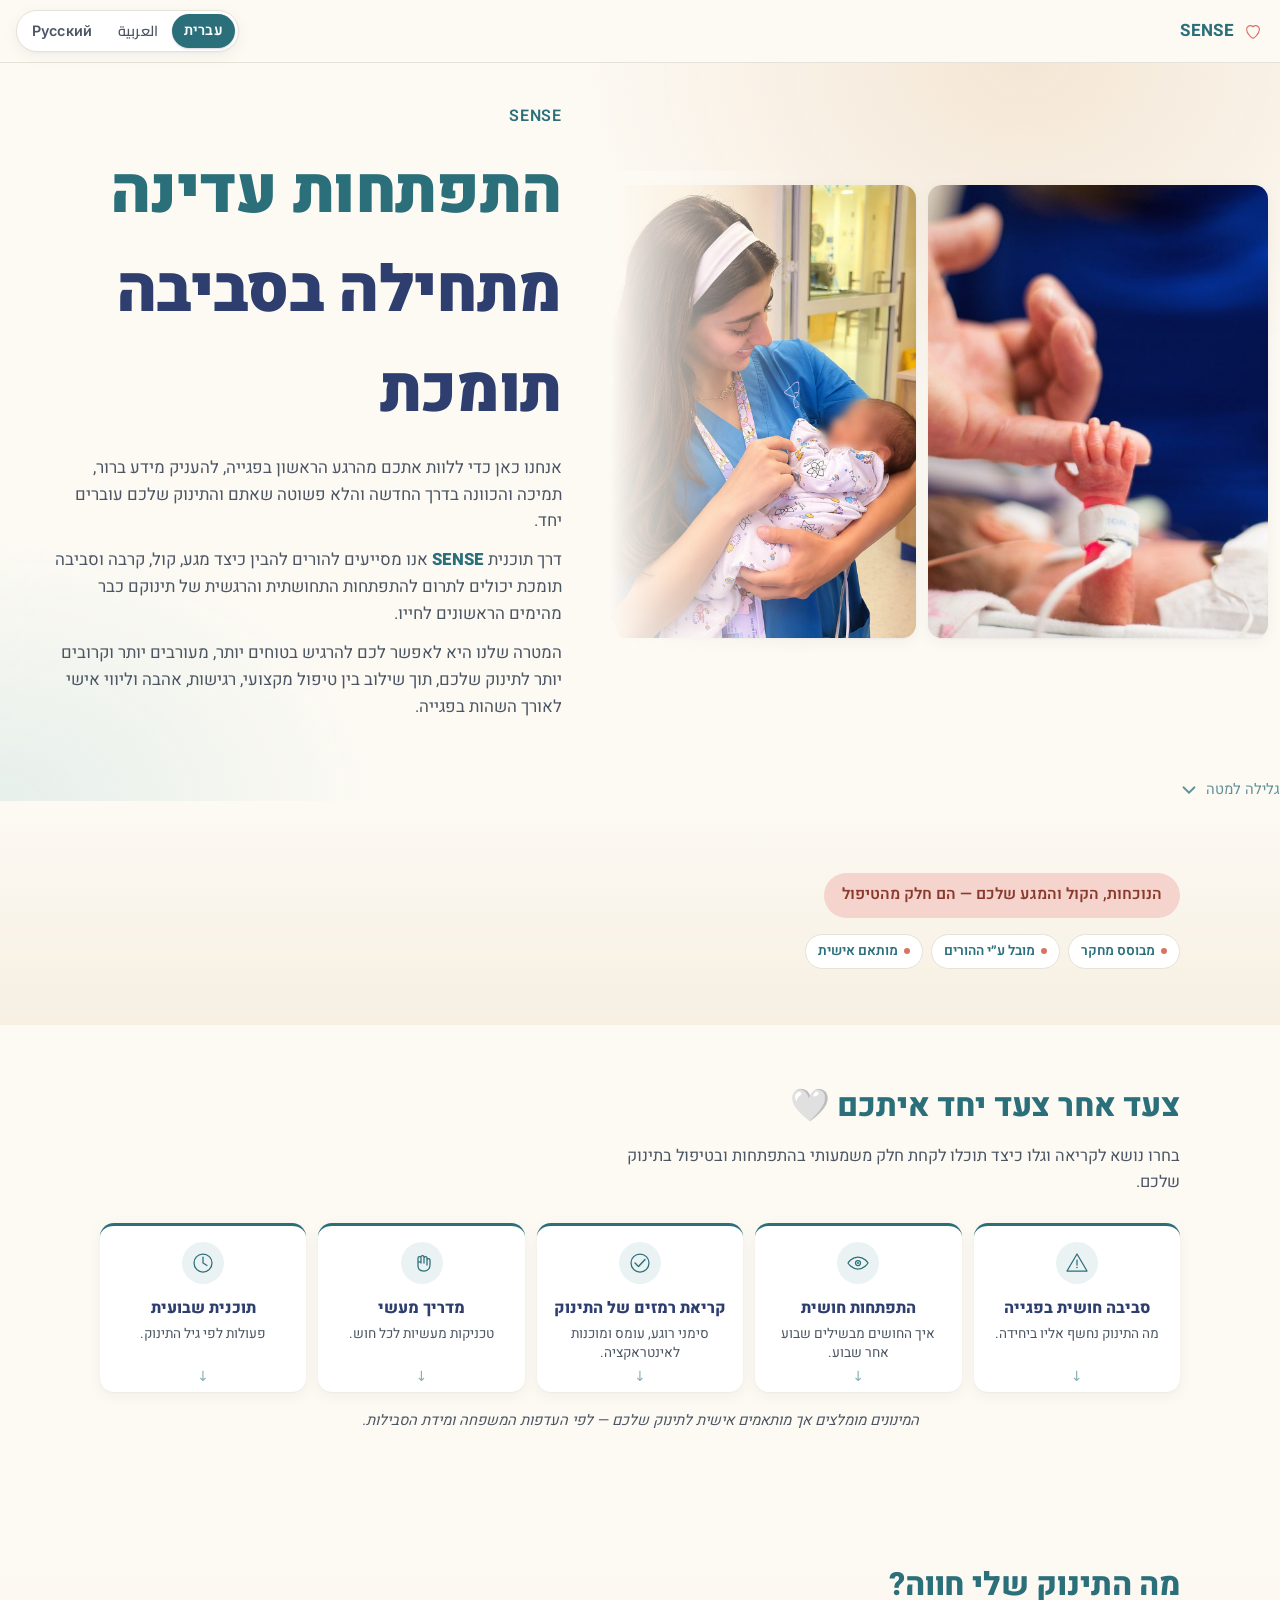
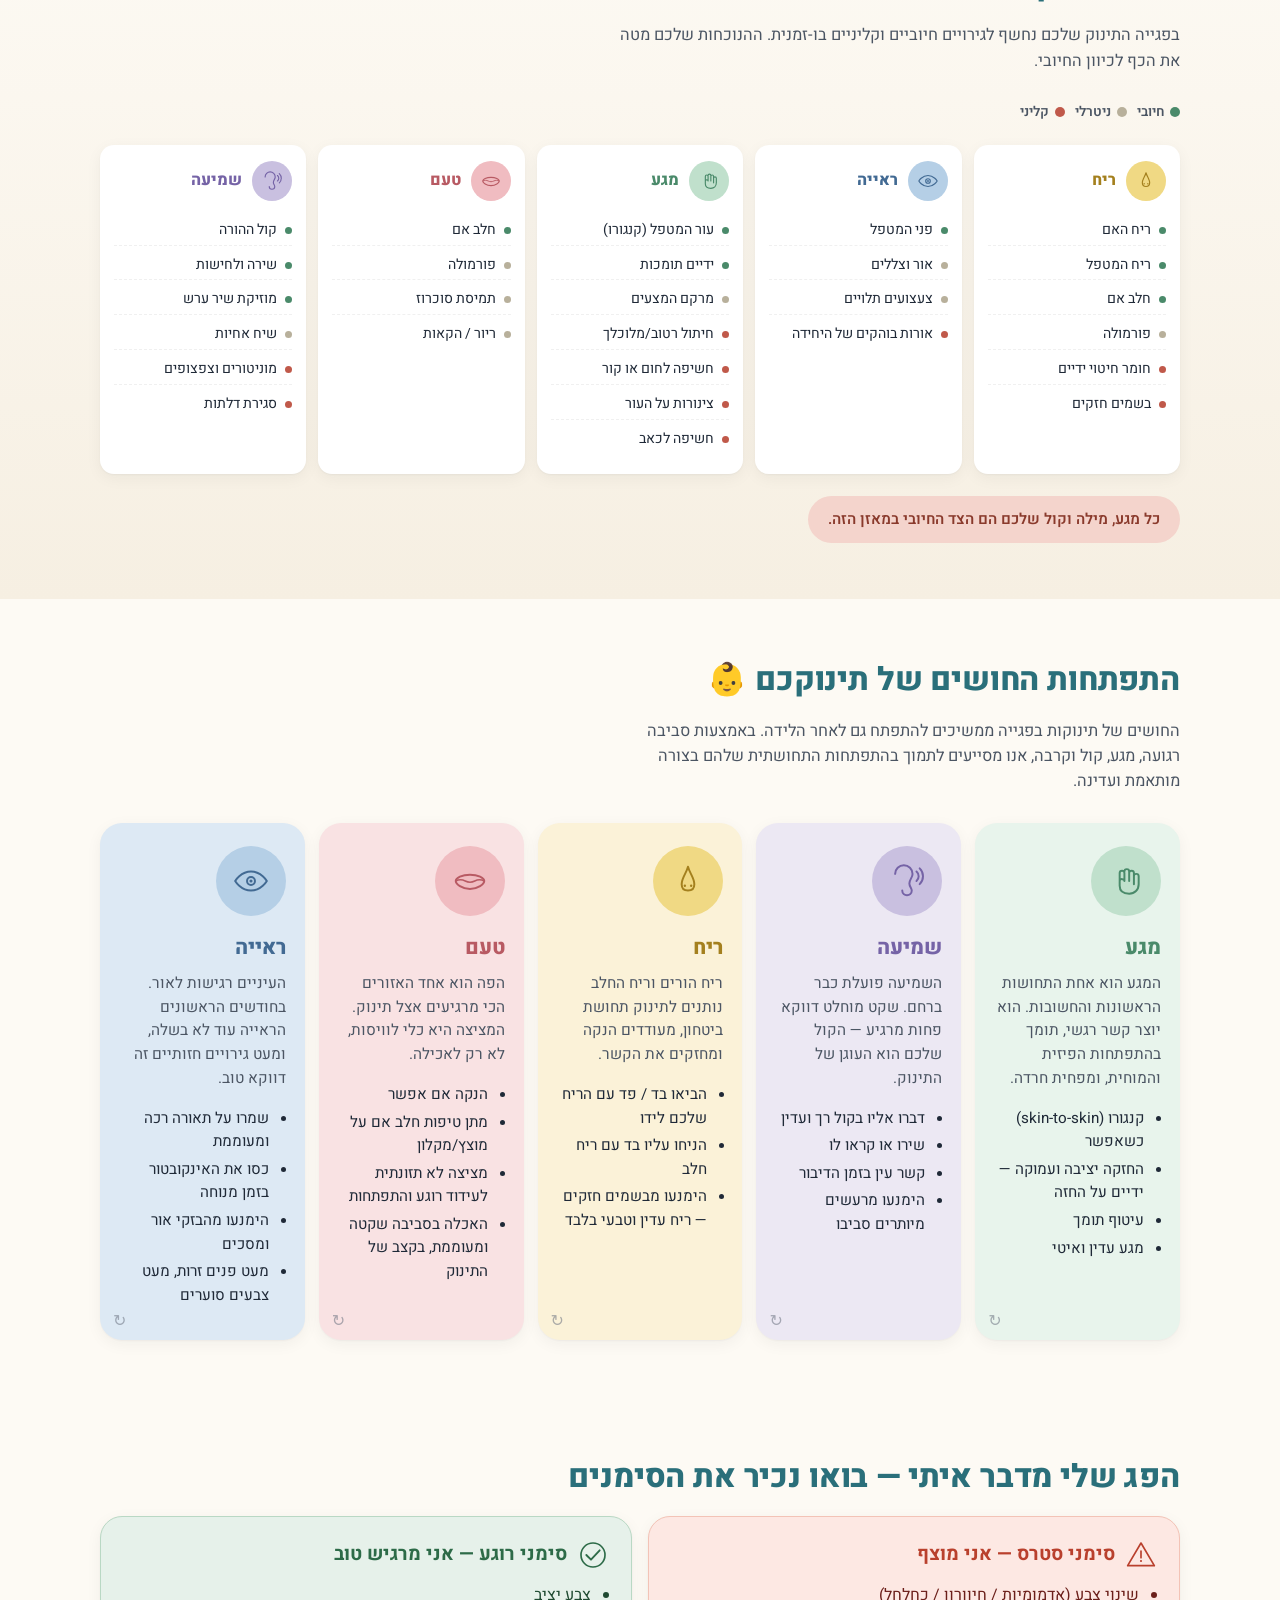
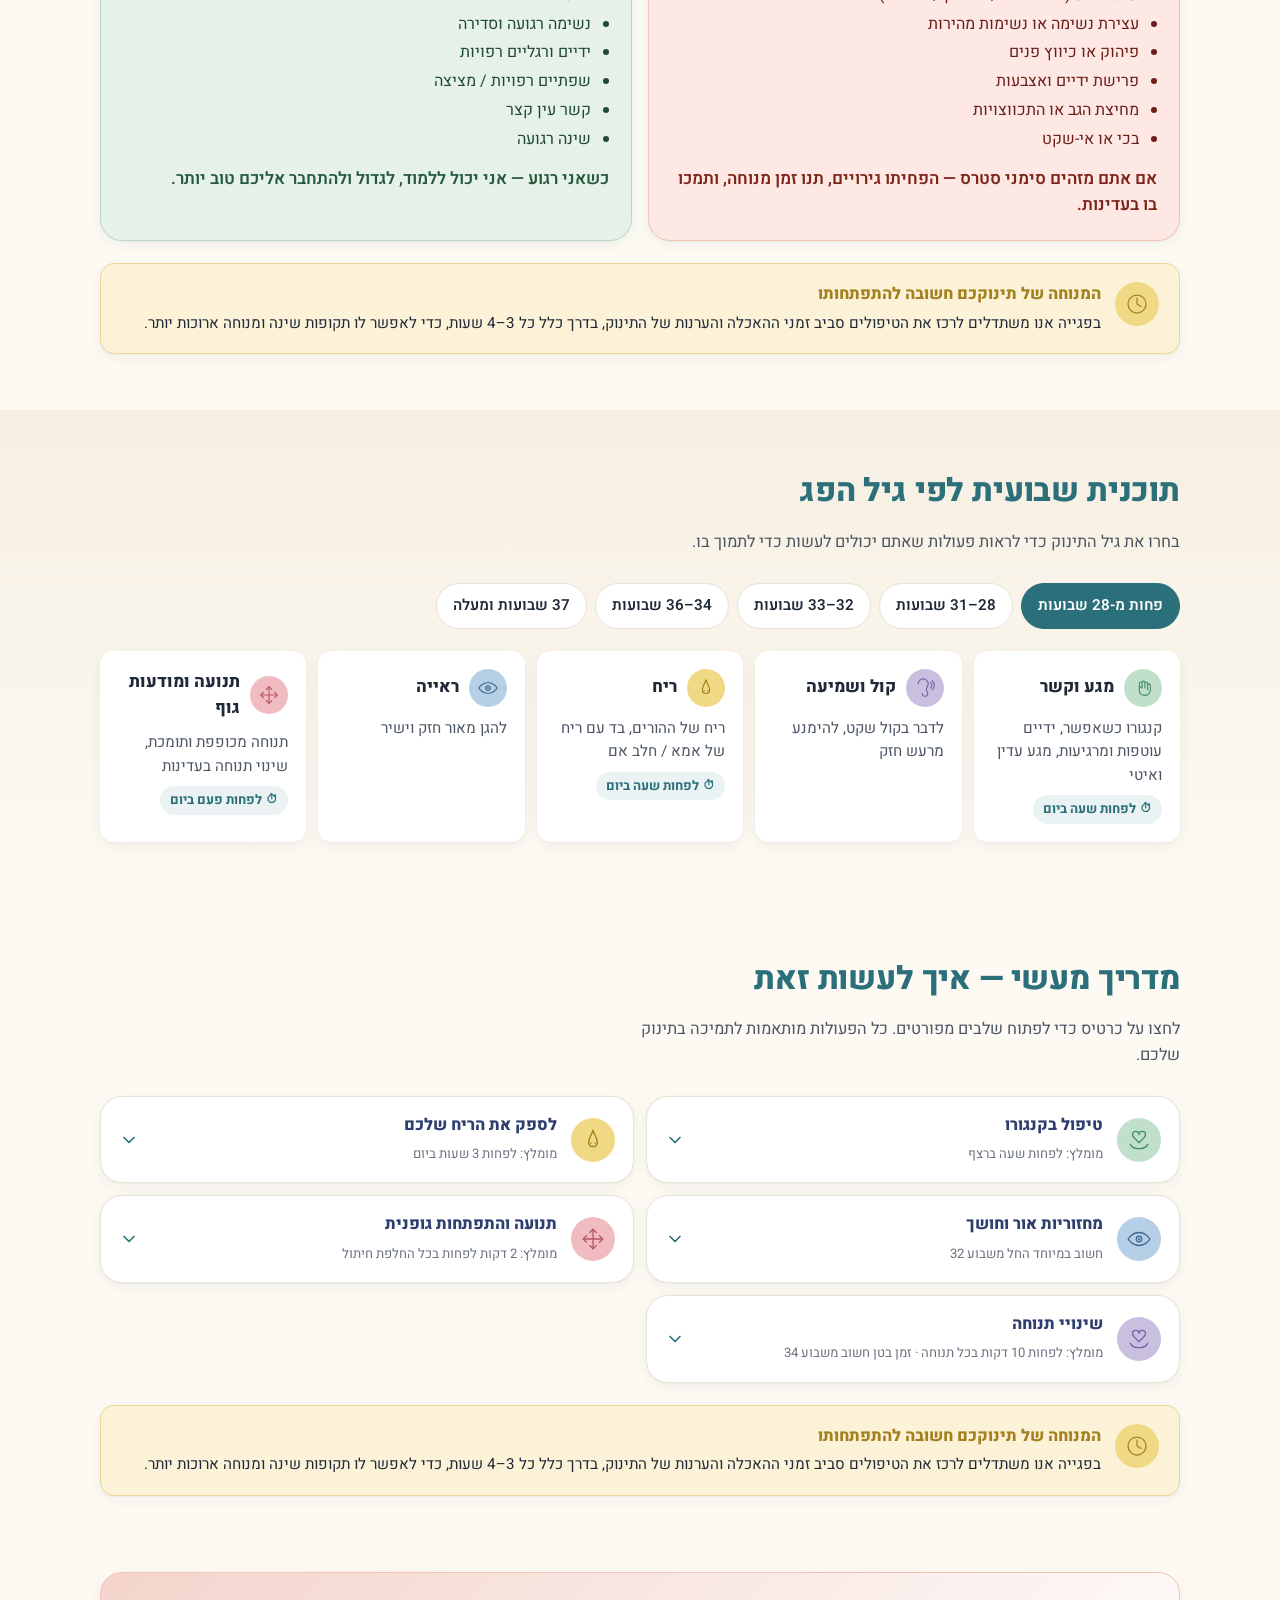
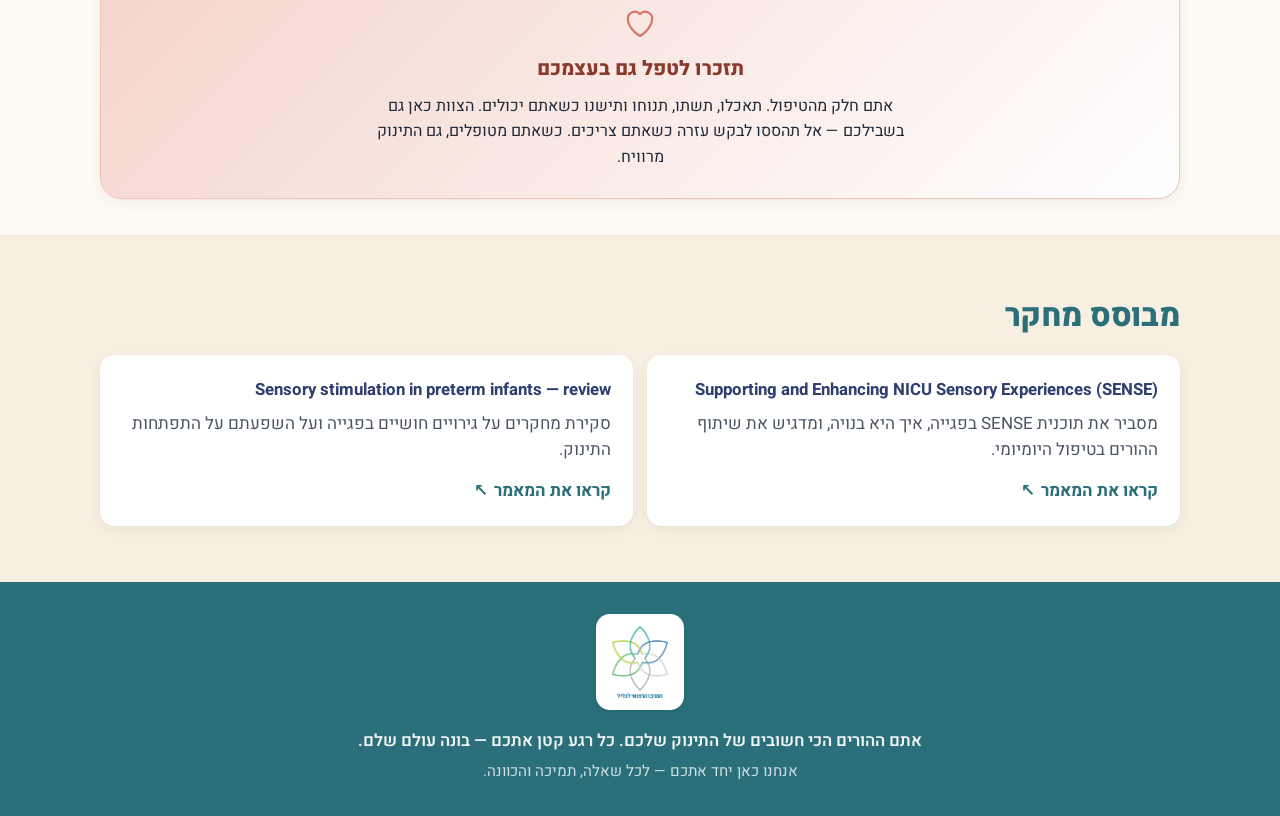
<file: index.html>
<!DOCTYPE html>
<html lang="he" dir="rtl">
<head>
  <meta charset="UTF-8" />
  <meta name="viewport" content="width=device-width, initial-scale=1.0, viewport-fit=cover" />
  <meta name="theme-color" content="#2a6f7a" />
  <title>SENSE — מדריך להורי הפג</title>
  <meta name="description" content="מדריך ידידותי להורי הפגייה: SENSE, 5S, סימני סטרס, ותוכנית שבועית לפי גיל הפג. עברית, ערבית ורוסית." />

  <!-- Favicon -->
  <link rel="icon" type="image/svg+xml" href="favicon.svg" />
  <link rel="apple-touch-icon" href="favicon.svg" />

  <!-- Open Graph / social preview -->
  <meta property="og:type" content="website" />
  <meta property="og:title" content="SENSE — מדריך להורי הפג" />
  <meta property="og:description" content="מדריך ידידותי להורי הפגייה: SENSE, 5S, סימני סטרס, ותוכנית שבועית לפי גיל הפג. עברית וערבית." />
  <meta property="og:image" content="https://nicu.salehz.com/og.jpg" />
  <meta property="og:image:width" content="1200" />
  <meta property="og:image:height" content="630" />
  <meta property="og:url" content="https://nicu.salehz.com/" />
  <meta property="og:locale" content="he_IL" />
  <meta property="og:locale:alternate" content="ar" />
  <meta property="og:locale:alternate" content="ru" />
  <meta name="twitter:card" content="summary_large_image" />
  <meta name="twitter:title" content="SENSE — מדריך להורי הפג" />
  <meta name="twitter:description" content="מדריך ידידותי להורי הפגייה." />
  <meta name="twitter:image" content="https://nicu.salehz.com/og.jpg" />

  <link rel="preconnect" href="https://fonts.googleapis.com" />
  <link rel="preconnect" href="https://fonts.gstatic.com" crossorigin />
  <link href="https://fonts.googleapis.com/css2?family=Heebo:wght@400;500;700;900&family=Cairo:wght@400;600;800&family=Inter:wght@400;500;700;800&display=swap" rel="stylesheet" />

  <link rel="stylesheet" href="styles.css" />
</head>
<body>
  <a class="skip" href="#main" data-i18n="skipToContent">דלג לתוכן</a>

  <!-- Inline SVG icon library — referenced by <use href="#icon-name"> -->
  <svg width="0" height="0" style="position:absolute" aria-hidden="true">
    <defs>
      <symbol id="i-hand" viewBox="0 0 48 48">
        <path d="M16 28V14a3 3 0 1 1 6 0v10m0-12a3 3 0 1 1 6 0v12m0-10a3 3 0 1 1 6 0v14m0-10a3 3 0 1 1 6 0v10c0 7-5 12-12 12s-12-3-12-10v-6c0-2 2-3 4-2l2 1" fill="none" stroke="currentColor" stroke-width="2.5" stroke-linecap="round" stroke-linejoin="round"/>
      </symbol>
      <symbol id="i-ear" viewBox="0 0 48 48">
        <path d="M18 36c0 4 3 6 6 6s6-2 6-6c0-3-3-5-3-9 0-5 4-7 4-12 0-6-5-11-11-11S9 9 9 15" fill="none" stroke="currentColor" stroke-width="2.5" stroke-linecap="round" stroke-linejoin="round"/>
        <path d="M36 12a8 8 0 0 1 0 12M40 8a14 14 0 0 1 0 20" fill="none" stroke="currentColor" stroke-width="2.5" stroke-linecap="round"/>
      </symbol>
      <symbol id="i-nose" viewBox="0 0 48 48">
        <path d="M24 6c-2 8-8 14-8 22 0 5 3 8 8 8s8-3 8-8c0-8-6-14-8-22Z" fill="none" stroke="currentColor" stroke-width="2.5" stroke-linejoin="round"/>
        <circle cx="20" cy="30" r="1.5" fill="currentColor"/>
        <circle cx="28" cy="30" r="1.5" fill="currentColor"/>
      </symbol>
      <symbol id="i-lips" viewBox="0 0 48 48">
        <path d="M6 24c0-4 8-8 18-8s18 4 18 8-8 10-18 10S6 28 6 24Z" fill="none" stroke="currentColor" stroke-width="2.5" stroke-linejoin="round"/>
        <path d="M6 24c4-2 8-2 12 0s8 2 12 0 8-2 12 0" fill="none" stroke="currentColor" stroke-width="2"/>
      </symbol>
      <symbol id="i-eye" viewBox="0 0 48 48">
        <path d="M4 24s7-12 20-12 20 12 20 12-7 12-20 12S4 24 4 24Z" fill="none" stroke="currentColor" stroke-width="2.5" stroke-linejoin="round"/>
        <circle cx="24" cy="24" r="5" fill="none" stroke="currentColor" stroke-width="2.5"/>
        <circle cx="24" cy="24" r="2" fill="currentColor"/>
      </symbol>
      <symbol id="i-move" viewBox="0 0 48 48">
        <path d="M24 6v36M6 24h36" fill="none" stroke="currentColor" stroke-width="2.5" stroke-linecap="round"/>
        <path d="M18 12l6-6 6 6M30 36l-6 6-6-6M12 18l-6 6 6 6M36 30l6-6-6-6" fill="none" stroke="currentColor" stroke-width="2.5" stroke-linecap="round" stroke-linejoin="round"/>
      </symbol>
      <symbol id="i-kangaroo" viewBox="0 0 48 48">
        <path d="M24 14a6 6 0 0 1 6-6c4 0 6 3 6 6s-2 5-4 7l-8 8-8-8c-2-2-4-4-4-7s2-6 6-6a6 6 0 0 1 6 6Z" fill="none" stroke="currentColor" stroke-width="2.5" stroke-linejoin="round"/>
        <path d="M8 32c2 4 8 8 16 8s14-4 16-8" fill="none" stroke="currentColor" stroke-width="2.5" stroke-linecap="round"/>
      </symbol>
      <symbol id="i-talk" viewBox="0 0 48 48">
        <path d="M6 14c0-3 2-5 5-5h26c3 0 5 2 5 5v16c0 3-2 5-5 5H20l-8 7v-7h-1c-3 0-5-2-5-5V14Z" fill="none" stroke="currentColor" stroke-width="2.5" stroke-linejoin="round"/>
        <path d="M24 18l2 4 4 1-3 3 1 4-4-2-4 2 1-4-3-3 4-1z" fill="currentColor"/>
      </symbol>
      <symbol id="i-quiet" viewBox="0 0 48 48">
        <circle cx="24" cy="24" r="18" fill="none" stroke="currentColor" stroke-width="2.5"/>
        <path d="M24 12v14M20 28h8" fill="none" stroke="currentColor" stroke-width="2.5" stroke-linecap="round"/>
        <path d="M14 36c2 2 6 4 10 4s8-2 10-4" fill="none" stroke="currentColor" stroke-width="2.5" stroke-linecap="round"/>
      </symbol>
      <symbol id="i-clock" viewBox="0 0 48 48">
        <circle cx="24" cy="24" r="18" fill="none" stroke="currentColor" stroke-width="2.5"/>
        <path d="M24 12v12l8 5" fill="none" stroke="currentColor" stroke-width="2.5" stroke-linecap="round" stroke-linejoin="round"/>
      </symbol>
      <symbol id="i-heart" viewBox="0 0 48 48">
        <path d="M24 40s-14-8-14-20a8 8 0 0 1 14-5 8 8 0 0 1 14 5c0 12-14 20-14 20Z" fill="none" stroke="currentColor" stroke-width="2.5" stroke-linejoin="round"/>
      </symbol>
      <symbol id="i-warn" viewBox="0 0 48 48">
        <path d="M24 6 4 40h40Z" fill="none" stroke="currentColor" stroke-width="2.5" stroke-linejoin="round"/>
        <path d="M24 18v10" stroke="currentColor" stroke-width="2.5" stroke-linecap="round"/>
        <circle cx="24" cy="33" r="1.6" fill="currentColor"/>
      </symbol>
      <symbol id="i-check" viewBox="0 0 48 48">
        <circle cx="24" cy="24" r="18" fill="none" stroke="currentColor" stroke-width="2.5"/>
        <path d="M14 24l7 7 13-14" fill="none" stroke="currentColor" stroke-width="2.8" stroke-linecap="round" stroke-linejoin="round"/>
      </symbol>
    </defs>
  </svg>

  <!-- Language switcher -->
  <header class="topbar">
    <div class="brand">
      <svg class="brand-heart"><use href="#i-heart"></use></svg>
      <span class="brand-text">SENSE</span>
    </div>
    <nav class="lang-switch" id="langSwitch" aria-label="Switch language">
      <button class="lang-pill" data-lang="he" type="button" aria-label="עברית">עברית</button>
      <button class="lang-pill" data-lang="ar" type="button" aria-label="العربية">العربية</button>
      <button class="lang-pill" data-lang="ru" type="button" aria-label="Русский">Русский</button>
    </nav>
  </header>

  <main id="main">

    <!-- HERO -->
    <section class="hero" aria-labelledby="hero-title">
      <div class="hero-carousel" aria-hidden="true">
        <!-- Slides are built by app.js: a random subset of the photo pool is
             shuffled each visit, then rendered as two identical halves so the
             -50% scroll loops seamlessly. See renderCarousel() in app.js. -->
        <div class="carousel-track"></div>
      </div>
      <div class="hero-text">
        <span class="hero-kicker" data-bind="hero.kicker"></span>
        <h1 id="hero-title" class="hero-title" data-bind="hero.title"></h1>
        <div class="hero-subtitle" id="heroSubtitle"></div>
      </div>
      <a class="scroll-hint" href="#intro" aria-hidden="true">
        <span data-bind="hero.scrollHint"></span>
        <svg viewBox="0 0 24 24" width="22" height="22"><path d="M6 9l6 6 6-6" fill="none" stroke="currentColor" stroke-width="2" stroke-linecap="round" stroke-linejoin="round"/></svg>
      </a>
    </section>

    <!-- INTRO -->
    <section id="intro" class="intro">
      <div class="container">
        <div class="intro-pill" data-bind="intro.pill"></div>
        <div id="introBadges" class="intro-badges"></div>
      </div>
    </section>

    <!-- PARENT-LED CURRICULUM -->
    <section id="parent-led" class="parent-led" aria-labelledby="parent-led-title">
      <div class="container">
        <h2 id="parent-led-title" class="section-title" data-bind="parentLed.title"></h2>
        <p class="section-intro" data-bind="parentLed.intro"></p>
        <div id="parentLedGrid" class="parent-led-grid"></div>
        <p class="parent-led-note" data-bind="parentLed.note"></p>
      </div>
    </section>

    <!-- SENSORY ENVIRONMENT INVENTORY -->
    <section id="environment" class="environment" aria-labelledby="environment-title">
      <div class="container">
        <h2 id="environment-title" class="section-title" data-bind="environment.title"></h2>
        <p class="section-intro" data-bind="environment.intro"></p>
        <div id="environmentLegend" class="env-legend"></div>
        <div id="environmentGrid" class="environment-grid"></div>
        <p class="environment-reminder" data-bind="environment.reminder"></p>
      </div>
    </section>

    <!-- SENSES -->
    <section id="senses" class="senses" aria-labelledby="senses-title">
      <div class="container">
        <h2 id="senses-title" class="section-title" data-bind="sensesTitle"></h2>
        <p class="section-intro" data-bind="sensesIntro"></p>
        <div id="sensesGrid" class="senses-grid"></div>
      </div>
    </section>

    <!-- SIGNS -->
    <section id="signs" class="signs" aria-labelledby="signs-title">
      <div class="container">
        <h2 id="signs-title" class="section-title" data-bind="signsTitle"></h2>
        <div class="signs-grid">
          <article class="sign-card sign-stress">
            <header>
              <svg class="sign-ico"><use href="#i-warn"></use></svg>
              <h3 data-bind="signsStress.heading"></h3>
            </header>
            <ul id="signsStressList"></ul>
            <p class="sign-cta" data-bind="signsStress.cta"></p>
          </article>
          <article class="sign-card sign-calm">
            <header>
              <svg class="sign-ico"><use href="#i-check"></use></svg>
              <h3 data-bind="signsCalm.heading"></h3>
            </header>
            <ul id="signsCalmList"></ul>
            <p class="sign-cta" data-bind="signsCalm.cta"></p>
          </article>
        </div>
        <aside id="signsNote" class="howto-note" hidden></aside>
      </div>
    </section>

    <!-- WEEKLY PLAN -->
    <section id="plan" class="plan" aria-labelledby="plan-title">
      <div class="container">
        <h2 id="plan-title" class="section-title" data-bind="planTitle"></h2>
        <p class="section-intro" data-bind="planIntro"></p>
        <div id="planTabs" class="plan-tabs" role="tablist"></div>
        <div id="planPanel" class="plan-panel" role="tabpanel"></div>
      </div>
    </section>

    <!-- PRACTICAL HOW-TO GUIDES -->
    <section id="how-to" class="how-to" aria-labelledby="how-to-title">
      <div class="container">
        <h2 id="how-to-title" class="section-title" data-bind="howTo.title"></h2>
        <p class="section-intro" data-bind="howTo.intro"></p>
        <div id="howToGrid" class="how-to-grid"></div>
        <aside id="howToNote" class="howto-note" hidden></aside>
      </div>
    </section>

    <!-- SELF-CARE -->
    <section id="self-care" class="self-care" aria-labelledby="self-care-title">
      <div class="container">
        <article class="self-care-card">
          <svg class="self-care-icon" aria-hidden="true"><use href="#i-heart"></use></svg>
          <h2 id="self-care-title" data-bind="selfCare.title"></h2>
          <p data-bind="selfCare.body"></p>
        </article>
      </div>
    </section>

    <!-- RESEARCH -->
    <section id="research" class="research" aria-labelledby="research-title">
      <div class="container">
        <h2 id="research-title" class="section-title" data-bind="researchTitle"></h2>
        <div id="researchGrid" class="research-grid"></div>
      </div>
    </section>

  </main>

  <footer class="site-footer">
    <div class="container">
      <img class="footer-logo" src="images/logo.png" alt="" width="250" height="321" loading="lazy" decoding="async" />
      <p class="footer-msg" data-bind="footer.message"></p>
      <p class="footer-contact" data-bind="footer.contact"></p>
    </div>
  </footer>

  <script src="content.js"></script>
  <script src="app.js"></script>
</body>
</html>
</file>
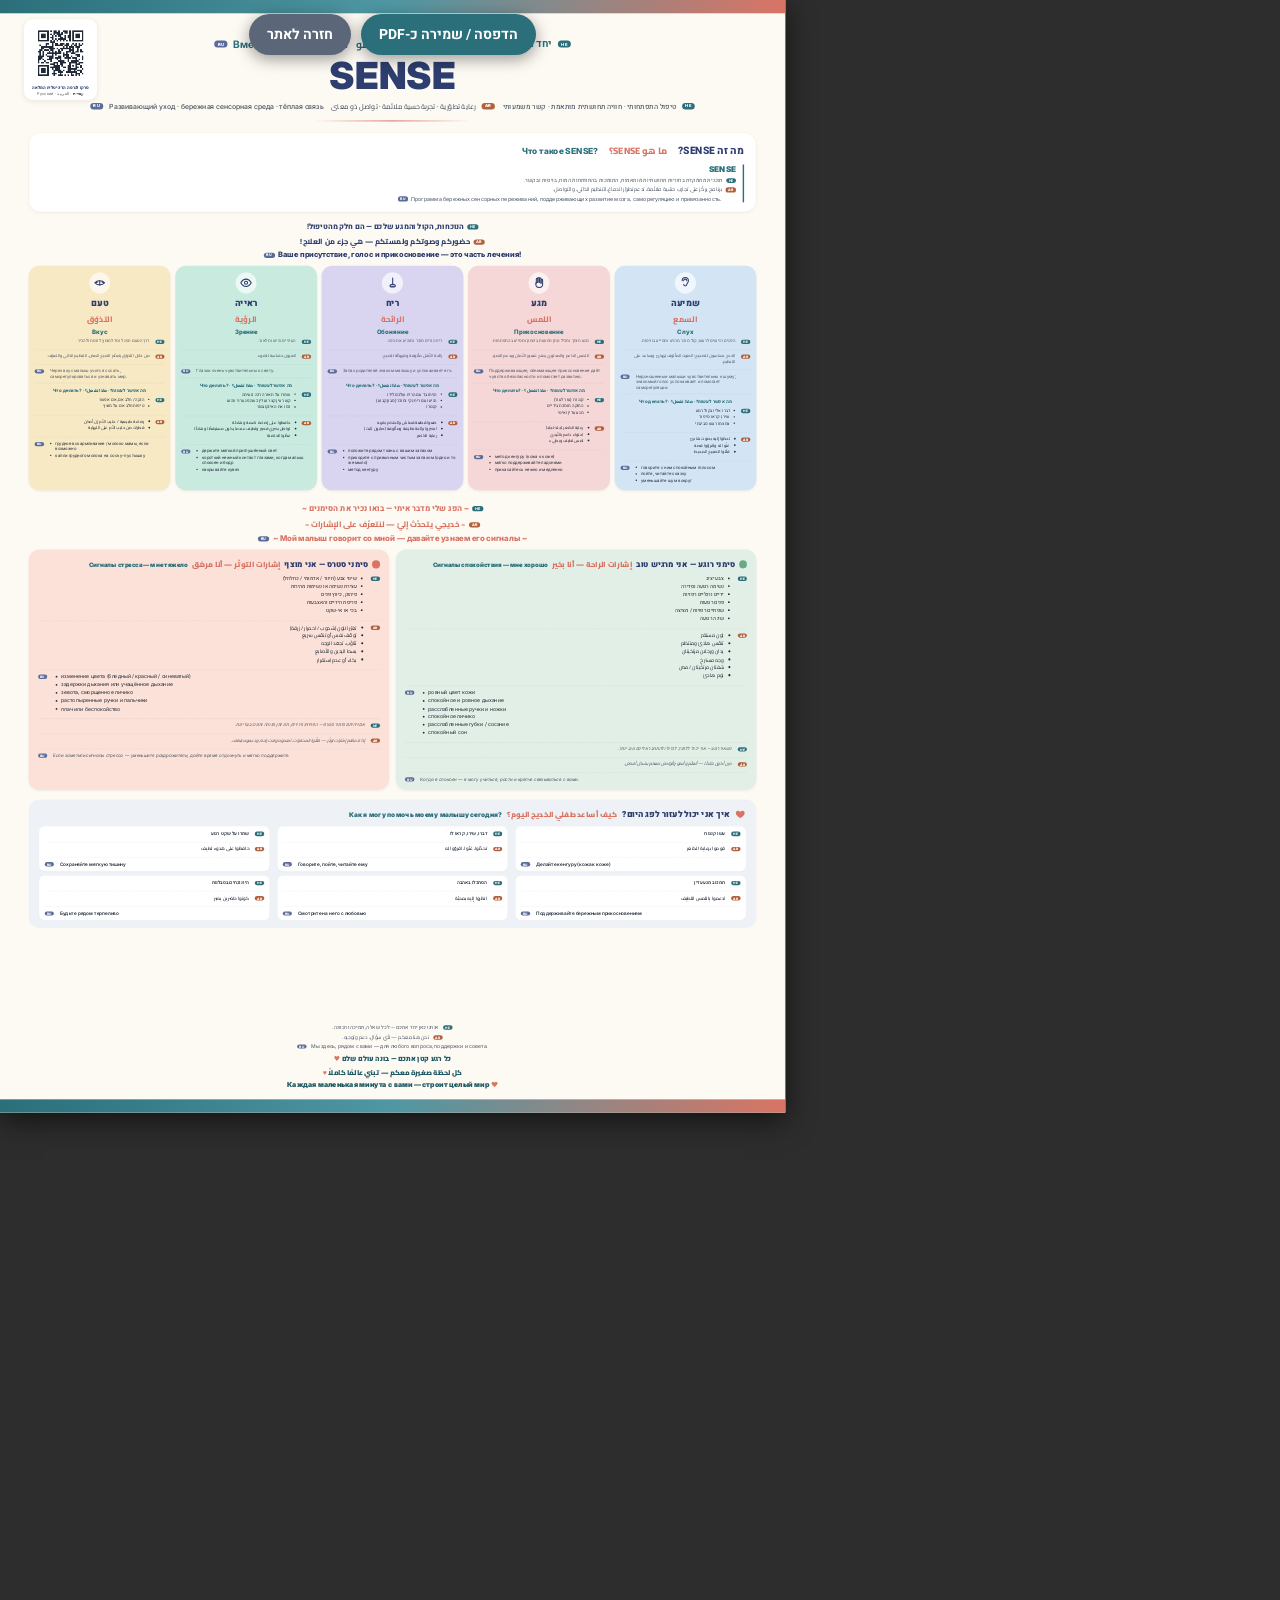
<file: poster.html>
<!DOCTYPE html>
<html lang="he" dir="rtl">
<head>
  <meta charset="UTF-8" />
  <meta name="viewport" content="width=device-width, initial-scale=1.0" />
  <title>SENSE — יחד מקדמים התפתחות · معًا ندعم النمو · Вместе ради развития (A1 Poster)</title>
  <link rel="icon" type="image/svg+xml" href="favicon.svg" />
  <link rel="preconnect" href="https://fonts.googleapis.com" />
  <link rel="preconnect" href="https://fonts.gstatic.com" crossorigin />
  <link href="https://fonts.googleapis.com/css2?family=Heebo:wght@400;500;700;800;900&family=Cairo:wght@400;500;700;800;900&family=Inter:wght@400;500;700;800;900&display=swap" rel="stylesheet" />

  <style>
    /* ============================================================
       A1 PORTRAIT — 594 x 841 mm — Trilingual (HE / AR / RU)
       Designed to be readable from 1.5–2 m
       ============================================================ */
    @page { size: 594mm 841mm; margin: 0; }

    @media print {
      html, body { background: #fff !important; }
      .stage { transform: none !important; margin: 0 !important; padding: 0 !important; }
      .toolbar { display: none !important; }
      .page { box-shadow: none !important; margin: 0 !important; }
    }

    * { -webkit-print-color-adjust: exact; print-color-adjust: exact; }

    /* ---------- design tokens ---------- */
    :root {
      --cream:     #fdfaf4;
      --ink:       #1f2937;
      --navy:      #2d3e6f;
      --teal:      #2a6f7a;
      --teal-deep: #1f5a64;
      --coral:     #d97464;
      --muted:     #4b5563;

      --c-hear:  #d3e5f5;   /* sky    */
      --c-touch: #f5d7d7;   /* pink   */
      --c-smell: #d9d4f0;   /* lavender */
      --c-sight: #c8eadf;   /* mint   */
      --c-taste: #f8e9c5;   /* butter */

      --c-calm:    #e2efe6;
      --c-stress:  #fbe1d8;
      --c-helper:  #eef2f7;

      /* language tag colors */
      --tag-he: #2a6f7a;
      --tag-ar: #b3603d;
      --tag-ru: #5b6b9a;
    }

    * { box-sizing: border-box; }
    html, body { margin: 0; padding: 0; }
    body {
      background: #2d2d2d;
      font-family: "Heebo", "Arial Hebrew", system-ui, sans-serif;
      color: var(--ink);
      direction: rtl;
    }

    /* per-language font assignments */
    [lang="he"] { font-family: "Heebo", "Arial Hebrew", system-ui, sans-serif; }
    [lang="ar"] { font-family: "Cairo", "Geeza Pro", "Arial", system-ui, sans-serif; }
    [lang="ru"] { font-family: "Inter", "Helvetica Neue", Helvetica, Arial, sans-serif; }

    /* ---------- screen toolbar ---------- */
    .toolbar {
      position: fixed; top: 14px; left: 14px; z-index: 50;
      display: flex; gap: 10px;
    }
    .toolbar button, .toolbar a {
      background: var(--teal); color: #fff;
      border: 0; padding: 10px 18px;
      border-radius: 999px; cursor: pointer;
      font-family: inherit; font-weight: 700; font-size: 14px;
      box-shadow: 0 4px 16px rgba(0,0,0,.4);
      text-decoration: none;
      display: inline-block;
    }
    .toolbar button:hover, .toolbar a:hover { background: var(--teal-deep); }
    .toolbar .secondary { background: #5b6779; }

    /* ---------- screen scaling stage ---------- */
    .stage {
      transform-origin: top center;
      transform: scale(0.45);
      width: 594mm;
      margin: 0 auto;
      margin-bottom: calc(841mm * -0.55);
    }

    /* ---------- page canvas (A1 portrait, real size) ---------- */
    .page {
      width: 594mm;
      height: 841mm;
      background: var(--cream);
      padding: 22mm 22mm 18mm;
      box-shadow: 0 20px 80px rgba(0,0,0,.6);
      position: relative;
      overflow: hidden;
      display: flex; flex-direction: column;
    }

    .page::before, .page::after {
      content: ""; position: absolute; left: 0; right: 0; height: 10mm;
      background: linear-gradient(90deg, var(--teal) 0%, #4f97a3 50%, var(--coral) 100%);
    }
    .page::before { top: 0; }
    .page::after  { bottom: 0; }

    /* ---------- language tag (HE/AR/RU pill in card corner) ---------- */
    .ltag {
      display: inline-block;
      font-family: "Inter", "Helvetica Neue", sans-serif;
      font-weight: 800; font-size: 9pt;
      letter-spacing: .08em;
      color: #fff;
      padding: 1mm 2.5mm;
      border-radius: 999px;
      margin-inline-end: 2.5mm;
      vertical-align: middle;
      line-height: 1;
    }
    .ltag.he { background: var(--tag-he); }
    .ltag.ar { background: var(--tag-ar); }
    .ltag.ru { background: var(--tag-ru); }

    /* a row inside a card that carries one language */
    .row-lang {
      display: flex; align-items: flex-start; gap: 2mm;
      margin-bottom: 1.6mm;
    }
    .row-lang:last-child { margin-bottom: 0; }
    .row-lang .ltag { flex: 0 0 auto; margin-top: 1mm; }
    .row-lang .lcontent { flex: 1; min-width: 0; }

    /* a stack of three lang rows separated by hairlines */
    .stack {
      display: flex; flex-direction: column;
    }
    .stack > * + * {
      border-top: 1px dashed rgba(0,0,0,.13);
      padding-top: 2.5mm;
      margin-top: 2.5mm;
    }

    /* ---------- HEADER ---------- */
    .head {
      text-align: center;
      margin-top: 4mm;
      position: relative;
    }
    .head .kicker-stack {
      display: flex; justify-content: center; align-items: center;
      gap: 6mm; flex-wrap: wrap;
      font-size: 22pt; color: var(--teal); font-weight: 700;
      letter-spacing: .01em; margin: 0 0 3mm;
    }
    .head .kicker-stack span { display: inline-flex; align-items: center; gap: 2mm; }
    .head .brand {
      font-size: 80pt; font-weight: 900; letter-spacing: .005em;
      color: var(--navy); margin: 0; line-height: .95;
      font-family: "Inter", "Helvetica Neue", sans-serif;
    }
    .head .tagline-stack {
      display: flex; justify-content: center; align-items: center;
      gap: 6mm; flex-wrap: wrap;
      margin: 5mm 0 0;
      font-size: 15pt; color: var(--muted); font-weight: 500;
    }
    .head .tagline-stack span { display: inline-flex; align-items: center; gap: 2mm; }
    .divider {
      width: 120mm; height: 3px; margin: 6mm auto 0;
      background: linear-gradient(90deg, transparent, var(--coral), transparent);
    }

    /* QR corner */
    .qr-corner {
      position: absolute;
      top: 14mm; left: 18mm;
      background: #fff;
      border-radius: 7mm;
      padding: 4mm 4mm 3mm;
      box-shadow: 0 4px 14px rgba(0,0,0,.08);
      border: 1px solid #ede5d3;
      text-align: center;
      width: 56mm;
    }
    .qr-corner img {
      width: 44mm; height: 44mm;
      display: block; margin: 0 auto 2mm;
    }
    .qr-corner .qr-label {
      font-size: 9pt; font-weight: 800; color: var(--navy);
      line-height: 1.25;
    }
    .qr-corner .qr-sub {
      font-size: 8pt; color: var(--muted);
      margin-top: 1mm;
      font-family: "Inter", sans-serif;
      letter-spacing: .06em;
    }

    /* ---------- WHAT IS box ---------- */
    .what-is {
      margin: 8mm 0 0;
      background: #fff;
      border: 1px solid #ede5d3;
      border-radius: 9mm;
      padding: 7mm 9mm;
      box-shadow: 0 4px 10px rgba(0,0,0,.04);
    }
    .what-is h2 {
      font-size: 22pt; margin: 0 0 4mm;
      color: var(--navy); font-weight: 800;
      display: flex; gap: 8mm; flex-wrap: wrap; align-items: baseline;
    }
    .what-is h2 .he { color: var(--navy); }
    .what-is h2 .ar { color: var(--coral); font-size: 20pt; }
    .what-is h2 .ru { color: var(--teal); font-size: 18pt; font-weight: 800; }

    .what-is .defs {
      display: grid; grid-template-columns: 1fr 1fr; gap: 5mm 8mm;
    }
    .what-is .def {
      border-inline-start: 4px solid var(--teal);
      padding-inline-start: 5mm;
    }
    .what-is .def .term {
      font-weight: 900; color: var(--teal);
      font-size: 17pt; letter-spacing: .02em;
      font-family: "Inter", sans-serif;
      margin-bottom: 2mm;
    }
    .what-is .def p {
      margin: 0 0 1.5mm; color: var(--muted);
      font-size: 11.5pt; line-height: 1.35;
    }
    .what-is .def p:last-child { margin-bottom: 0; }
    .what-is .def p .ltag { font-size: 7.5pt; padding: 0.6mm 1.8mm; }

    /* ---------- INTRO LINE ---------- */
    .intro {
      margin: 7mm 0 5mm;
      text-align: center;
      display: flex; flex-direction: column; align-items: center; gap: 1.5mm;
    }
    .intro p { margin: 0; font-size: 16pt; color: var(--navy); font-weight: 800; }
    .intro p .ltag { font-size: 8pt; padding: 0.6mm 2mm; }

    /* ---------- SENSES GRID ---------- */
    .senses {
      display: grid;
      grid-template-columns: repeat(5, 1fr);
      gap: 3.5mm;
    }
    .sense {
      border-radius: 8mm;
      padding: 5mm 4.5mm;
      box-shadow: 0 3px 8px rgba(0,0,0,.06);
      display: flex; flex-direction: column;
      position: relative;
    }
    .sense .icon {
      width: 16mm; height: 16mm;
      background: rgba(255,255,255,.65);
      border-radius: 50%;
      display: grid; place-items: center;
      margin: 0 auto 2.5mm;
    }
    .sense .icon svg { width: 9.5mm; height: 9.5mm; color: var(--navy); }
    .sense .names {
      display: flex; flex-direction: column; align-items: center;
      gap: 1mm; margin-bottom: 2.5mm;
    }
    .sense .names .nm-he { font-size: 19pt; font-weight: 900; color: var(--navy); }
    .sense .names .nm-ar { font-size: 17pt; font-weight: 800; color: var(--coral); }
    .sense .names .nm-ru { font-size: 13pt; font-weight: 800; color: var(--teal); letter-spacing: .01em; }

    .sense .why .row-lang { font-size: 9pt; line-height: 1.32; color: var(--muted); }
    .sense .why .ltag { font-size: 7pt; padding: 0.4mm 1.6mm; }
    .sense .why { margin-bottom: 3mm; }

    .sense .tips-label {
      font-size: 9.5pt; font-weight: 800; color: var(--teal);
      margin: 0 0 1.5mm;
      text-align: center;
      border-top: 1px dashed rgba(0,0,0,.18);
      padding-top: 2.5mm;
    }
    .sense .tips .row-lang { font-size: 9pt; line-height: 1.35; color: var(--ink); }
    .sense .tips .ltag { font-size: 7pt; padding: 0.4mm 1.6mm; }
    .sense .tips ul {
      margin: 0; padding-inline-start: 4mm;
      list-style: disc;
    }
    .sense .tips ul li { margin-bottom: 0.6mm; }
    .sense .tips ul[dir="ltr"] { padding-inline-start: 4mm; }

    .sense.hearing { background: var(--c-hear);  }
    .sense.touch   { background: var(--c-touch); }
    .sense.smell   { background: var(--c-smell); }
    .sense.sight   { background: var(--c-sight); }
    .sense.taste   { background: var(--c-taste); }

    /* ---------- SPEAKER LINE ---------- */
    .speaker {
      margin: 9mm 0 5mm;
      text-align: center;
      display: flex; flex-direction: column; align-items: center; gap: 1.5mm;
    }
    .speaker p { margin: 0; font-size: 17pt; font-weight: 800; color: var(--coral); }
    .speaker p .ltag { font-size: 8pt; padding: 0.6mm 2mm; }

    /* ---------- SIGNS GRID ---------- */
    .signs {
      display: grid; grid-template-columns: 1fr 1fr; gap: 5mm;
    }
    .sign-card {
      border-radius: 8mm; padding: 6mm 7mm;
      box-shadow: 0 3px 8px rgba(0,0,0,.06);
    }
    .sign-card.calm   { background: var(--c-calm); }
    .sign-card.stress { background: var(--c-stress); }
    .sign-card h3 {
      margin: 0 0 3mm; font-size: 17pt; font-weight: 900;
      color: var(--navy);
      display: flex; align-items: center; gap: 3mm; flex-wrap: wrap;
    }
    .sign-card h3 .badge {
      display: inline-block; width: 6mm; height: 6mm;
      border-radius: 50%; flex: 0 0 auto;
    }
    .sign-card h3 .ar { color: var(--coral); font-size: 16pt; }
    .sign-card h3 .ru { color: var(--teal); font-size: 13pt; }
    .sign-card.calm   h3 .badge { background: #69a983; }
    .sign-card.stress h3 .badge { background: var(--coral); }

    .sign-card .lists { margin-top: 2mm; }
    .sign-card .lists .row-lang { font-size: 11pt; line-height: 1.4; }
    .sign-card .lists ul { margin: 0; padding-inline-start: 6mm; list-style: disc; }
    .sign-card .lists ul li { margin-bottom: 0.6mm; }
    .sign-card .note {
      margin: 4mm 0 0;
      border-top: 1px dashed rgba(0,0,0,.18); padding-top: 2.5mm;
      font-style: italic; color: var(--muted);
    }
    .sign-card .note .row-lang { font-size: 9.5pt; line-height: 1.35; }
    .sign-card .lists .ltag,
    .sign-card .note .ltag { font-size: 7pt; padding: 0.4mm 1.6mm; }

    /* ---------- HELPER (how to help today) ---------- */
    .helper {
      margin: 7mm 0 0;
      background: var(--c-helper);
      border-radius: 8mm;
      padding: 6mm 8mm;
    }
    .helper h2 {
      margin: 0 0 4mm; font-size: 18pt; font-weight: 900; color: var(--navy);
      display: flex; align-items: center; gap: 4mm; flex-wrap: wrap;
    }
    .helper h2 svg { width: 8mm; height: 8mm; color: var(--coral); flex: 0 0 auto; }
    .helper h2 .ar { color: var(--coral); font-size: 16pt; }
    .helper h2 .ru { color: var(--teal); font-size: 14pt; }

    .helper-grid {
      display: grid;
      grid-template-columns: 1fr 1fr 1fr;
      gap: 3.5mm 6mm;
    }
    .helper-grid .cell {
      background: #fff;
      border-radius: 4mm;
      padding: 3mm 4mm;
      box-shadow: 0 2px 4px rgba(0,0,0,.04);
    }
    .helper-grid .cell .row-lang {
      font-size: 10pt; line-height: 1.32; color: var(--ink); font-weight: 600;
    }
    .helper-grid .cell .ltag { font-size: 7pt; padding: 0.4mm 1.6mm; }
    .helper-grid .cell .row-lang::before {
      content: "♥"; color: var(--coral); font-weight: 900; margin-inline-end: 1mm;
      display: none; /* keep clean — heart only in title */
    }

    /* ---------- FOOTER ---------- */
    .foot {
      margin-top: auto;
      padding-top: 6mm;
      text-align: center;
    }
    .foot .we-are {
      display: flex; flex-direction: column; align-items: center; gap: 1mm;
      margin-bottom: 3mm;
    }
    .foot .we-are p { margin: 0; font-size: 11pt; color: var(--muted); }
    .foot .closing {
      display: flex; flex-direction: column; align-items: center; gap: 1.5mm;
    }
    .foot .closing p {
      margin: 0; font-size: 15pt; font-weight: 900; color: var(--teal-deep);
    }
    .foot .closing p::after {
      content: "  ♥"; color: var(--coral);
    }
    .foot .ltag { font-size: 7pt; padding: 0.4mm 1.6mm; }

    /* ---------- SCREEN-NARROW VIEWING (preview only) ---------- */
    @media (max-width: 1400px) {
      .stage { transform: scale(0.35); margin-bottom: calc(841mm * -0.65); }
    }
    @media (max-width: 1000px) {
      .stage { transform: scale(0.25); margin-bottom: calc(841mm * -0.75); }
    }
    @media (max-width: 700px) {
      .stage { transform: scale(0.18); margin-bottom: calc(841mm * -0.82); }
    }
  </style>
</head>
<body>

  <!-- screen-only toolbar -->
  <div class="toolbar">
    <button onclick="window.print()">הדפסה / שמירה כ-PDF</button>
    <a class="secondary" href="./">חזרה לאתר</a>
  </div>

  <!-- SVG icon defs (used by <use href="#id"/>) -->
  <svg width="0" height="0" style="position:absolute" aria-hidden="true">
    <defs>
      <symbol id="i-ear" viewBox="0 0 24 24" fill="none" stroke="currentColor" stroke-width="2" stroke-linecap="round" stroke-linejoin="round">
        <path d="M6 8a6 6 0 1 1 12 0c0 4-3 4-3 7a3 3 0 0 1-6 0"/>
        <path d="M9 8a3 3 0 0 1 6 0"/>
      </symbol>
      <symbol id="i-hand" viewBox="0 0 24 24" fill="none" stroke="currentColor" stroke-width="2" stroke-linecap="round" stroke-linejoin="round">
        <path d="M7 13V5a1.5 1.5 0 0 1 3 0v6"/>
        <path d="M10 11V3.5a1.5 1.5 0 0 1 3 0V11"/>
        <path d="M13 11V4.5a1.5 1.5 0 0 1 3 0V13"/>
        <path d="M16 13V7a1.5 1.5 0 0 1 3 0v8a6 6 0 0 1-6 6h-1a6 6 0 0 1-6-6v-2a2 2 0 0 1 3-1.7"/>
      </symbol>
      <symbol id="i-nose" viewBox="0 0 24 24" fill="none" stroke="currentColor" stroke-width="2" stroke-linecap="round" stroke-linejoin="round">
        <path d="M12 3v12"/>
        <path d="M12 15c-3 0-5 1.5-5 3 0 1 1.5 2 5 2s5-1 5-2c0-1.5-2-3-5-3z"/>
        <path d="M9 18.5h6"/>
      </symbol>
      <symbol id="i-eye" viewBox="0 0 24 24" fill="none" stroke="currentColor" stroke-width="2" stroke-linecap="round" stroke-linejoin="round">
        <path d="M2 12s4-7 10-7 10 7 10 7-4 7-10 7S2 12 2 12z"/>
        <circle cx="12" cy="12" r="3"/>
      </symbol>
      <symbol id="i-lips" viewBox="0 0 24 24" fill="none" stroke="currentColor" stroke-width="2" stroke-linecap="round" stroke-linejoin="round">
        <path d="M3 12c2-3 5-4 9-4s7 1 9 4c-2 3-5 4-9 4s-7-1-9-4z"/>
        <path d="M3 12c1.5 0 3-.5 4.5-1.5"/>
        <path d="M21 12c-1.5 0-3-.5-4.5-1.5"/>
        <path d="M12 8v8"/>
      </symbol>
      <symbol id="i-heart" viewBox="0 0 24 24" fill="currentColor">
        <path d="M12 21s-7-4.5-9.5-9C1 8.5 3 4.5 7 4.5c2 0 3.5 1 5 2.5 1.5-1.5 3-2.5 5-2.5 4 0 6 4 4.5 7.5C19 16.5 12 21 12 21z"/>
      </symbol>
    </defs>
  </svg>

  <div class="stage">
    <article class="page">

      <!-- QR corner -->
      <aside class="qr-corner">
        <img src="qr.png" alt="QR code → SENSE guide site" />
        <div class="qr-label" lang="he" dir="rtl">סרקו לגרסה הדיגיטלית המלאה</div>
        <div class="qr-sub">עברית · العربية · Русский</div>
      </aside>

      <!-- HEADER -->
      <header class="head">
        <div class="kicker-stack">
          <span lang="he" dir="rtl"><span class="ltag he">HE</span>יחד מקדמים התפתחות</span>
          <span lang="ar" dir="rtl"><span class="ltag ar">AR</span>معًا ندعم النمو</span>
          <span lang="ru" dir="ltr"><span class="ltag ru">RU</span>Вместе ради развития</span>
        </div>
        <h1 class="brand">SENSE</h1>
        <div class="tagline-stack">
          <span lang="he" dir="rtl"><span class="ltag he">HE</span>טיפול התפתחותי · חוויה תחושתית מותאמת · קשר משמעותי</span>
          <span lang="ar" dir="rtl"><span class="ltag ar">AR</span>رعاية تطوّرية · تجربة حسية ملائمة · تواصل ذو معنى</span>
          <span lang="ru" dir="ltr"><span class="ltag ru">RU</span>Развивающий уход · бережная сенсорная среда · тёплая связь</span>
        </div>
        <div class="divider"></div>
      </header>

      <!-- WHAT IS -->
      <section class="what-is">
        <h2>
          <span class="he" lang="he" dir="rtl">מה זה SENSE?</span>
          <span class="ar" lang="ar" dir="rtl">ما هو SENSE؟</span>
          <span class="ru" lang="ru" dir="ltr">Что такое SENSE?</span>
        </h2>
        <div class="defs">
          <div class="def">
            <div class="term">SENSE</div>
            <p lang="he" dir="rtl"><span class="ltag he">HE</span>תוכנית מתמקדת בחוויות תחושתיות מותאמות, התומכות בהתפתחות המוח, בויסות ובקשר.</p>
            <p lang="ar" dir="rtl"><span class="ltag ar">AR</span>برنامج يركّز على تجارب حسّية ملائمة، تدعم تطوّر الدماغ، التنظيم الذاتي، والتواصل.</p>
            <p lang="ru" dir="ltr"><span class="ltag ru">RU</span>Программа бережных сенсорных переживаний, поддерживающих развитие мозга, саморегуляцию и привязанность.</p>
          </div>
        </div>
      </section>

      <!-- INTRO -->
      <div class="intro">
        <p lang="he" dir="rtl"><span class="ltag he">HE</span>הנוכחות, הקול והמגע שלכם — הם חלק מהטיפול!</p>
        <p lang="ar" dir="rtl"><span class="ltag ar">AR</span>حضوركم وصوتكم ولمستكم — هي جزء من العلاج!</p>
        <p lang="ru" dir="ltr"><span class="ltag ru">RU</span>Ваше присутствие, голос и прикосновение — это часть лечения!</p>
      </div>

      <!-- 5 SENSES -->
      <section class="senses">

        <!-- HEARING -->
        <div class="sense hearing">
          <div class="icon"><svg><use href="#i-ear"/></svg></div>
          <div class="names">
            <div class="nm-he" lang="he" dir="rtl">שמיעה</div>
            <div class="nm-ar" lang="ar" dir="rtl">السمع</div>
            <div class="nm-ru" lang="ru" dir="ltr">Слух</div>
          </div>
          <div class="why stack">
            <div class="row-lang" lang="he" dir="rtl"><span class="ltag he">HE</span><div class="lcontent">הפגים רגישים לרעש; קול מוכר מרגיע ומסייע בוויסות.</div></div>
            <div class="row-lang" lang="ar" dir="rtl"><span class="ltag ar">AR</span><div class="lcontent">الخدج حساسون للضجيج؛ الصوت المألوف يُهدّئ ويساعد على التنظيم.</div></div>
            <div class="row-lang" lang="ru" dir="ltr"><span class="ltag ru">RU</span><div class="lcontent">Недоношенные малыши чувствительны к шуму; знакомый голос успокаивает и помогает саморегуляции.</div></div>
          </div>
          <div class="tips-label">
            <span lang="he" dir="rtl">מה אפשר לעשות?</span> · <span lang="ar" dir="rtl">ماذا نفعل؟</span> · <span lang="ru" dir="ltr">Что делать?</span>
          </div>
          <div class="tips stack">
            <div class="row-lang" lang="he" dir="rtl"><span class="ltag he">HE</span><div class="lcontent"><ul><li>דברו אליו בקול רגוע</li><li>שירו, קראו סיפור</li><li>צמצמו רעש סביבתי</li></ul></div></div>
            <div class="row-lang" lang="ar" dir="rtl"><span class="ltag ar">AR</span><div class="lcontent"><ul><li>تحدّثوا إليه بصوت هادئ</li><li>غنّوا له واقرؤوا قصة</li><li>قلّلوا الضجيج المحيط</li></ul></div></div>
            <div class="row-lang" lang="ru" dir="ltr"><span class="ltag ru">RU</span><div class="lcontent"><ul><li>говорите с ним спокойным голосом</li><li>пойте, читайте сказку</li><li>уменьшайте шум вокруг</li></ul></div></div>
          </div>
        </div>

        <!-- TOUCH -->
        <div class="sense touch">
          <div class="icon"><svg><use href="#i-hand"/></svg></div>
          <div class="names">
            <div class="nm-he" lang="he" dir="rtl">מגע</div>
            <div class="nm-ar" lang="ar" dir="rtl">اللمس</div>
            <div class="nm-ru" lang="ru" dir="ltr">Прикосновение</div>
          </div>
          <div class="why stack">
            <div class="row-lang" lang="he" dir="rtl"><span class="ltag he">HE</span><div class="lcontent">מגע תומך ומכיל נותן תחושת ביטחון ומסייע בהתפתחות.</div></div>
            <div class="row-lang" lang="ar" dir="rtl"><span class="ltag ar">AR</span><div class="lcontent">اللمس الداعم والمحتوي يمنح شعور الأمان ويدعم النمو.</div></div>
            <div class="row-lang" lang="ru" dir="ltr"><span class="ltag ru">RU</span><div class="lcontent">Поддерживающее, обнимающее прикосновение даёт чувство безопасности и помогает развитию.</div></div>
          </div>
          <div class="tips-label">
            <span lang="he" dir="rtl">מה אפשר לעשות?</span> · <span lang="ar" dir="rtl">ماذا نفعل؟</span> · <span lang="ru" dir="ltr">Что делать?</span>
          </div>
          <div class="tips stack">
            <div class="row-lang" lang="he" dir="rtl"><span class="ltag he">HE</span><div class="lcontent"><ul><li>קנגורו (עור לעור)</li><li>החזקה תומכת בידיים</li><li>מגע עדין ואיטי</li></ul></div></div>
            <div class="row-lang" lang="ar" dir="rtl"><span class="ltag ar">AR</span><div class="lcontent"><ul><li>رعاية الكنغر (جلد-لجلد)</li><li>احتواء داعم بالأيدي</li><li>لمس لطيف وبطيء</li></ul></div></div>
            <div class="row-lang" lang="ru" dir="ltr"><span class="ltag ru">RU</span><div class="lcontent"><ul><li>метод кенгуру (кожа к коже)</li><li>мягко поддерживайте ладонями</li><li>прикасайтесь нежно и медленно</li></ul></div></div>
          </div>
        </div>

        <!-- SMELL -->
        <div class="sense smell">
          <div class="icon"><svg><use href="#i-nose"/></svg></div>
          <div class="names">
            <div class="nm-he" lang="he" dir="rtl">ריח</div>
            <div class="nm-ar" lang="ar" dir="rtl">الرائحة</div>
            <div class="nm-ru" lang="ru" dir="ltr">Обоняние</div>
          </div>
          <div class="why stack">
            <div class="row-lang" lang="he" dir="rtl"><span class="ltag he">HE</span><div class="lcontent">ריח הורים מוכר ומרגיע את הפג.</div></div>
            <div class="row-lang" lang="ar" dir="rtl"><span class="ltag ar">AR</span><div class="lcontent">رائحة الأهل مألوفة ومُهدِّئة للخديج.</div></div>
            <div class="row-lang" lang="ru" dir="ltr"><span class="ltag ru">RU</span><div class="lcontent">Запах родителей знаком малышу и успокаивает его.</div></div>
          </div>
          <div class="tips-label">
            <span lang="he" dir="rtl">מה אפשר לעשות?</span> · <span lang="ar" dir="rtl">ماذا نفعل؟</span> · <span lang="ru" dir="ltr">Что делать?</span>
          </div>
          <div class="tips stack">
            <div class="row-lang" lang="he" dir="rtl"><span class="ltag he">HE</span><div class="lcontent"><ul><li>הניחו בד עם הריח שלכם לידו</li><li>הגיעו עם ריח נקי ומוכר (סבון קבוע)</li><li>קנגורו</li></ul></div></div>
            <div class="row-lang" lang="ar" dir="rtl"><span class="ltag ar">AR</span><div class="lcontent"><ul><li>ضعوا قطعة قماش برائحتكم بقربه</li><li>احضروا برائحة نظيفة ومألوفة (صابون ثابت)</li><li>رعاية الكنغر</li></ul></div></div>
            <div class="row-lang" lang="ru" dir="ltr"><span class="ltag ru">RU</span><div class="lcontent"><ul><li>положите рядом ткань с вашим запахом</li><li>приходите с привычным чистым запахом (одно и то же мыло)</li><li>метод кенгуру</li></ul></div></div>
          </div>
        </div>

        <!-- SIGHT -->
        <div class="sense sight">
          <div class="icon"><svg><use href="#i-eye"/></svg></div>
          <div class="names">
            <div class="nm-he" lang="he" dir="rtl">ראייה</div>
            <div class="nm-ar" lang="ar" dir="rtl">الرؤية</div>
            <div class="nm-ru" lang="ru" dir="ltr">Зрение</div>
          </div>
          <div class="why stack">
            <div class="row-lang" lang="he" dir="rtl"><span class="ltag he">HE</span><div class="lcontent">העיניים רגישות לאור.</div></div>
            <div class="row-lang" lang="ar" dir="rtl"><span class="ltag ar">AR</span><div class="lcontent">العيون حسّاسة للضوء.</div></div>
            <div class="row-lang" lang="ru" dir="ltr"><span class="ltag ru">RU</span><div class="lcontent">Глазки очень чувствительны к свету.</div></div>
          </div>
          <div class="tips-label">
            <span lang="he" dir="rtl">מה אפשר לעשות?</span> · <span lang="ar" dir="rtl">ماذا نفعل؟</span> · <span lang="ru" dir="ltr">Что делать?</span>
          </div>
          <div class="tips stack">
            <div class="row-lang" lang="he" dir="rtl"><span class="ltag he">HE</span><div class="lcontent"><ul><li>שמרו על תאורה רכה ונעימה</li><li>קשר עין קצר ועדין כשהפג ערני ורגוע</li><li>כסו את האינקובטור</li></ul></div></div>
            <div class="row-lang" lang="ar" dir="rtl"><span class="ltag ar">AR</span><div class="lcontent"><ul><li>حافظوا على إضاءة ناعمة وهادئة</li><li>تواصل بصري قصير ولطيف عندما يكون مستيقظًا وهادئًا</li><li>غطّوا الحاضنة</li></ul></div></div>
            <div class="row-lang" lang="ru" dir="ltr"><span class="ltag ru">RU</span><div class="lcontent"><ul><li>держите мягкий приглушённый свет</li><li>короткий нежный контакт глазами, когда малыш спокоен и бодр</li><li>накрывайте кувез</li></ul></div></div>
          </div>
        </div>

        <!-- TASTE -->
        <div class="sense taste">
          <div class="icon"><svg><use href="#i-lips"/></svg></div>
          <div class="names">
            <div class="nm-he" lang="he" dir="rtl">טעם</div>
            <div class="nm-ar" lang="ar" dir="rtl">التذوّق</div>
            <div class="nm-ru" lang="ru" dir="ltr">Вкус</div>
          </div>
          <div class="why stack">
            <div class="row-lang" lang="he" dir="rtl"><span class="ltag he">HE</span><div class="lcontent">דרך הטעם הפג לומד למצוץ, לווסת ולהכיר.</div></div>
            <div class="row-lang" lang="ar" dir="rtl"><span class="ltag ar">AR</span><div class="lcontent">من خلال التذوّق يتعلّم الخديج المصّ، التنظيم الذاتي والتعرّف.</div></div>
            <div class="row-lang" lang="ru" dir="ltr"><span class="ltag ru">RU</span><div class="lcontent">Через вкус малыш учится сосать, саморегулироваться и узнавать мир.</div></div>
          </div>
          <div class="tips-label">
            <span lang="he" dir="rtl">מה אפשר לעשות?</span> · <span lang="ar" dir="rtl">ماذا نفعل؟</span> · <span lang="ru" dir="ltr">Что делать?</span>
          </div>
          <div class="tips stack">
            <div class="row-lang" lang="he" dir="rtl"><span class="ltag he">HE</span><div class="lcontent"><ul><li>הנקה / חלב אם, אם אפשר</li><li>טיפות חלב אם על מוצץ</li></ul></div></div>
            <div class="row-lang" lang="ar" dir="rtl"><span class="ltag ar">AR</span><div class="lcontent"><ul><li>رضاعة طبيعية / حليب الأم إن أمكن</li><li>قطرات من حليب الأم على اللهاية</li></ul></div></div>
            <div class="row-lang" lang="ru" dir="ltr"><span class="ltag ru">RU</span><div class="lcontent"><ul><li>грудное вскармливание / молоко мамы, если возможно</li><li>капли грудного молока на соску-пустышку</li></ul></div></div>
          </div>
        </div>

      </section>

      <!-- SPEAKER LINE -->
      <div class="speaker">
        <p lang="he" dir="rtl"><span class="ltag he">HE</span>~ הפג שלי מדבר איתי — בואו נכיר את הסימנים ~</p>
        <p lang="ar" dir="rtl"><span class="ltag ar">AR</span>~ خديجي يتحدّث إليّ — لنتعرّف على الإشارات ~</p>
        <p lang="ru" dir="ltr"><span class="ltag ru">RU</span>~ Мой малыш говорит со мной — давайте узнаем его сигналы ~</p>
      </div>

      <!-- SIGNS GRID -->
      <section class="signs">

        <div class="sign-card calm">
          <h3>
            <span class="badge"></span>
            <span lang="he" dir="rtl">סימני רוגע — אני מרגיש טוב</span>
            <span class="ar" lang="ar" dir="rtl">إشارات الراحة — أنا بخير</span>
            <span class="ru" lang="ru" dir="ltr">Сигналы спокойствия — мне хорошо</span>
          </h3>
          <div class="lists stack">
            <div class="row-lang" lang="he" dir="rtl"><span class="ltag he">HE</span><div class="lcontent">
              <ul>
                <li>צבע יציב</li>
                <li>נשימה רגועה וסדירה</li>
                <li>ידיים ורגליים רפויות</li>
                <li>פנים רגועות</li>
                <li>שפתיים רפויות / מציצה</li>
                <li>שינה רגועה</li>
              </ul>
            </div></div>
            <div class="row-lang" lang="ar" dir="rtl"><span class="ltag ar">AR</span><div class="lcontent">
              <ul>
                <li>لون مستقرّ</li>
                <li>تنفّس هادئ ومنتظم</li>
                <li>يدان ورجلان مرتخيتان</li>
                <li>وجه مسترخٍ</li>
                <li>شفتان مرتخيتان / مصّ</li>
                <li>نوم هادئ</li>
              </ul>
            </div></div>
            <div class="row-lang" lang="ru" dir="ltr"><span class="ltag ru">RU</span><div class="lcontent">
              <ul>
                <li>ровный цвет кожи</li>
                <li>спокойное и ровное дыхание</li>
                <li>расслабленные ручки и ножки</li>
                <li>спокойное личико</li>
                <li>расслабленные губки / сосание</li>
                <li>спокойный сон</li>
              </ul>
            </div></div>
          </div>
          <div class="note stack">
            <div class="row-lang" lang="he" dir="rtl"><span class="ltag he">HE</span><div class="lcontent">כשאני רגוע — אני יכול ללמוד, לגדול ולהתחבר אליכם טוב יותר.</div></div>
            <div class="row-lang" lang="ar" dir="rtl"><span class="ltag ar">AR</span><div class="lcontent">حين أكون هادئًا — أتعلّم وأنمو وأتواصل معكم بشكل أفضل.</div></div>
            <div class="row-lang" lang="ru" dir="ltr"><span class="ltag ru">RU</span><div class="lcontent">Когда я спокоен — я могу учиться, расти и крепче связываться с вами.</div></div>
          </div>
        </div>

        <div class="sign-card stress">
          <h3>
            <span class="badge"></span>
            <span lang="he" dir="rtl">סימני סטרס — אני מוצף</span>
            <span class="ar" lang="ar" dir="rtl">إشارات التوتّر — أنا مرهَق</span>
            <span class="ru" lang="ru" dir="ltr">Сигналы стресса — мне тяжело</span>
          </h3>
          <div class="lists stack">
            <div class="row-lang" lang="he" dir="rtl"><span class="ltag he">HE</span><div class="lcontent">
              <ul>
                <li>שינוי צבע (חיוור / אדמומי / כחלחל)</li>
                <li>עצירת נשימה או נשימות מהירות</li>
                <li>פיהוק, כיווץ פנים</li>
                <li>פריסת הידיים והאצבעות</li>
                <li>בכי או אי-שקט</li>
              </ul>
            </div></div>
            <div class="row-lang" lang="ar" dir="rtl"><span class="ltag ar">AR</span><div class="lcontent">
              <ul>
                <li>تغيّر اللون (شحوب / احمرار / زرقة)</li>
                <li>توقّف نفس أو تنفّس سريع</li>
                <li>تثاؤب، تجعّد الوجه</li>
                <li>بسط اليدين والأصابع</li>
                <li>بكاء أو عدم استقرار</li>
              </ul>
            </div></div>
            <div class="row-lang" lang="ru" dir="ltr"><span class="ltag ru">RU</span><div class="lcontent">
              <ul>
                <li>изменение цвета (бледный / красный / синеватый)</li>
                <li>задержки дыхания или учащённое дыхание</li>
                <li>зевота, сморщенное личико</li>
                <li>растопыренные ручки и пальчики</li>
                <li>плач или беспокойство</li>
              </ul>
            </div></div>
          </div>
          <div class="note stack">
            <div class="row-lang" lang="he" dir="rtl"><span class="ltag he">HE</span><div class="lcontent">אם זיהיתם סימני סטרס — הפחיתו גירויים, תנו זמן מנוחה ותמכו בעדינות.</div></div>
            <div class="row-lang" lang="ar" dir="rtl"><span class="ltag ar">AR</span><div class="lcontent">إذا لاحظتم إشارات توتّر — قلّلوا المحفزات، امنحوه وقت راحة، ودعموه بلطف.</div></div>
            <div class="row-lang" lang="ru" dir="ltr"><span class="ltag ru">RU</span><div class="lcontent">Если заметили сигналы стресса — уменьшите раздражители, дайте время отдохнуть и мягко поддержите.</div></div>
          </div>
        </div>

      </section>

      <!-- HOW CAN I HELP -->
      <section class="helper">
        <h2>
          <svg><use href="#i-heart"/></svg>
          <span lang="he" dir="rtl">איך אני יכול לעזור לפג היום?</span>
          <span class="ar" lang="ar" dir="rtl">كيف أساعد طفلي الخديج اليوم؟</span>
          <span class="ru" lang="ru" dir="ltr">Как я могу помочь моему малышу сегодня?</span>
        </h2>
        <div class="helper-grid">
          <div class="cell stack">
            <div class="row-lang" lang="he" dir="rtl"><span class="ltag he">HE</span><div class="lcontent">עשו קנגורו</div></div>
            <div class="row-lang" lang="ar" dir="rtl"><span class="ltag ar">AR</span><div class="lcontent">قوموا برعاية الكنغر</div></div>
            <div class="row-lang" lang="ru" dir="ltr"><span class="ltag ru">RU</span><div class="lcontent">Делайте кенгуру (кожа к коже)</div></div>
          </div>
          <div class="cell stack">
            <div class="row-lang" lang="he" dir="rtl"><span class="ltag he">HE</span><div class="lcontent">דברו, שירו, קראו לו</div></div>
            <div class="row-lang" lang="ar" dir="rtl"><span class="ltag ar">AR</span><div class="lcontent">تحدّثوا، غنّوا، اقرؤوا له</div></div>
            <div class="row-lang" lang="ru" dir="ltr"><span class="ltag ru">RU</span><div class="lcontent">Говорите, пойте, читайте ему</div></div>
          </div>
          <div class="cell stack">
            <div class="row-lang" lang="he" dir="rtl"><span class="ltag he">HE</span><div class="lcontent">שמרו על שקט רגוע</div></div>
            <div class="row-lang" lang="ar" dir="rtl"><span class="ltag ar">AR</span><div class="lcontent">حافظوا على هدوء لطيف</div></div>
            <div class="row-lang" lang="ru" dir="ltr"><span class="ltag ru">RU</span><div class="lcontent">Сохраняйте мягкую тишину</div></div>
          </div>
          <div class="cell stack">
            <div class="row-lang" lang="he" dir="rtl"><span class="ltag he">HE</span><div class="lcontent">תמכו במגע עדין</div></div>
            <div class="row-lang" lang="ar" dir="rtl"><span class="ltag ar">AR</span><div class="lcontent">ادعموا باللمس اللطيف</div></div>
            <div class="row-lang" lang="ru" dir="ltr"><span class="ltag ru">RU</span><div class="lcontent">Поддерживайте бережным прикосновением</div></div>
          </div>
          <div class="cell stack">
            <div class="row-lang" lang="he" dir="rtl"><span class="ltag he">HE</span><div class="lcontent">הסתכלו באהבה</div></div>
            <div class="row-lang" lang="ar" dir="rtl"><span class="ltag ar">AR</span><div class="lcontent">انظروا إليه بمحبّة</div></div>
            <div class="row-lang" lang="ru" dir="ltr"><span class="ltag ru">RU</span><div class="lcontent">Смотрите на него с любовью</div></div>
          </div>
          <div class="cell stack">
            <div class="row-lang" lang="he" dir="rtl"><span class="ltag he">HE</span><div class="lcontent">היו נוכחים בסבלנות</div></div>
            <div class="row-lang" lang="ar" dir="rtl"><span class="ltag ar">AR</span><div class="lcontent">كونوا حاضرين بصبر</div></div>
            <div class="row-lang" lang="ru" dir="ltr"><span class="ltag ru">RU</span><div class="lcontent">Будьте рядом терпеливо</div></div>
          </div>
        </div>
      </section>

      <!-- FOOTER -->
      <footer class="foot">
        <div class="we-are">
          <p lang="he" dir="rtl"><span class="ltag he">HE</span> אנחנו כאן יחד אתכם — לכל שאלה, תמיכה והכוונה.</p>
          <p lang="ar" dir="rtl"><span class="ltag ar">AR</span> نحن هنا معكم — لأيّ سؤال، دعم وتوجيه.</p>
          <p lang="ru" dir="ltr"><span class="ltag ru">RU</span> Мы здесь, рядом с вами — для любого вопроса, поддержки и совета.</p>
        </div>
        <div class="closing">
          <p lang="he" dir="rtl">כל רגע קטן אתכם — בונה עולם שלם</p>
          <p lang="ar" dir="rtl">كل لحظة صغيرة معكم — تبني عالمًا كاملاً</p>
          <p lang="ru" dir="ltr">Каждая маленькая минута с вами — строит целый мир</p>
        </div>
      </footer>

    </article>
  </div>

</body>
</html>
</file>
<file: styles.css>
/* =========================================================================
   SENSE — trilingual NICU SPA
   Pastel palette, mobile-first, RTL-aware.
   ========================================================================= */

:root {
  --bg:        #fdfaf4;
  --bg-card:   #ffffff;
  --ink:       #1f2937;
  --ink-soft:  #4b5563;
  --ink-muted: #6b7280;
  --line:      #e7e2d7;

  --teal:      #2a6f7a;
  --teal-deep: #1f5a64;
  --navy:      #2d3e6f;
  --coral:     #d97464;
  --coral-soft:#f4d4cc;

  /* Pastel sense palette: bg + ink + circle */
  --mint-bg:    #e8f4ec;  --mint-ink:    #4a8a6a;  --mint-circle:    #c0e0cc;
  --lavender-bg:#ece8f3;  --lavender-ink:#7563a6;  --lavender-circle:#c9c0e0;
  --butter-bg:  #fbf2d8;  --butter-ink:  #a4801e;  --butter-circle: #f0d984;
  --pink-bg:    #f9e2e3;  --pink-ink:    #b85a63;  --pink-circle:    #f0bcc1;
  --sky-bg:     #dde9f4;  --sky-ink:     #426a93;  --sky-circle:     #b5cfe6;

  --r-sm: 8px;
  --r-md: 14px;
  --r-lg: 22px;
  --shadow-1: 0 1px 2px rgba(20,30,40,.04), 0 4px 16px rgba(20,30,40,.05);
  --shadow-2: 0 6px 28px rgba(20,30,40,.08);

  --container: 1080px;
}

/* Reset */
*, *::before, *::after { box-sizing: border-box; }
html { scroll-behavior: smooth; -webkit-text-size-adjust: 100%; }
body {
  margin: 0;
  font-family: "Heebo", "Cairo", system-ui, -apple-system, "Segoe UI", sans-serif;
  font-size: 17px;
  line-height: 1.55;
  color: var(--ink);
  background: var(--bg);
  text-rendering: optimizeLegibility;
}
[lang="ar"] body, html[lang="ar"] body { font-family: "Cairo", "Heebo", system-ui, sans-serif; }
[lang="ru"] body, html[lang="ru"] body { font-family: "Inter", "Heebo", system-ui, -apple-system, "Segoe UI", sans-serif; }
img { max-width: 100%; display: block; }
a { color: var(--teal); text-decoration: none; }
a:hover { text-decoration: underline; }
button { font: inherit; cursor: pointer; }
ul { padding-inline-start: 1.1rem; margin: 0; }
li { margin-block: .25rem; }

.skip {
  position: absolute; top: -100px; inset-inline-start: 8px;
  background: var(--teal); color: white; padding: .5rem .75rem;
  border-radius: var(--r-sm); z-index: 1000;
}
.skip:focus { top: 8px; }

.container { width: min(var(--container), calc(100% - 32px)); margin-inline: auto; }

/* ========================================================================
   TOP BAR + LANG SWITCH
   ======================================================================== */
.topbar {
  position: sticky; top: 0; z-index: 50;
  display: flex; justify-content: space-between; align-items: center;
  padding: 10px 16px;
  background: rgba(253, 250, 244, .92);
  backdrop-filter: saturate(140%) blur(8px);
  border-block-end: 1px solid var(--line);
}
.brand { display: flex; align-items: center; gap: 8px; color: var(--teal); font-weight: 700; }
.brand-heart { width: 22px; height: 22px; color: var(--coral); }
.brand-text { letter-spacing: .02em; }

.lang-switch {
  display: inline-flex; gap: 2px;
  background: #fff;
  border: 1px solid var(--line);
  border-radius: 999px;
  padding: 3px;
  box-shadow: var(--shadow-1);
}
.lang-pill {
  background: transparent;
  border: 0;
  color: var(--ink-soft);
  padding: 6px 12px;
  border-radius: 999px;
  font: inherit;
  font-weight: 600;
  font-size: .9rem;
  letter-spacing: .01em;
  cursor: pointer;
  transition: background .12s ease, color .12s ease, transform .12s ease;
}
.lang-pill:hover { color: var(--teal); }
.lang-pill:active { transform: scale(.96); }
.lang-pill[aria-current="page"] {
  background: var(--teal);
  color: #fff;
  box-shadow: 0 1px 2px rgba(20,30,40,.18);
}
.lang-pill[data-lang="he"] { font-family: "Heebo", system-ui, sans-serif; }
.lang-pill[data-lang="ar"] { font-family: "Cairo", "Heebo", system-ui, sans-serif; }
.lang-pill[data-lang="ru"] { font-family: "Inter", system-ui, sans-serif; }
@media (max-width: 380px) {
  /* On very narrow phones (e.g. iPhone SE) shorten the picker. */
  .lang-pill { padding: 6px 10px; font-size: .82rem; }
}

/* ========================================================================
   SECTIONS
   ======================================================================== */
section { padding: 56px 0; }
.section-title {
  font-size: clamp(22px, 4.2vw, 32px);
  color: var(--teal);
  font-weight: 800;
  margin: 0 0 14px;
  letter-spacing: -.005em;
}
.section-intro {
  color: var(--ink-soft);
  font-size: 1.02rem;
  margin: 0 0 28px;
  max-width: 64ch;
}

/* ========================================================================
   HERO
   ======================================================================== */
.hero {
  position: relative;
  padding: 0;
  min-height: 70svh;
  display: grid;
  grid-template-columns: 1fr;
  background:
    radial-gradient(60% 80% at 80% 0%, #f4e6d5 0%, transparent 60%),
    radial-gradient(50% 60% at 0% 100%, #e6efea 0%, transparent 60%),
    var(--bg);
  overflow: hidden;
}
/* --- HERO CAROUSEL ---
   The track holds two copies of the same set of slides (5 + 5).
   The CSS animation slides the track by -50% — when it reaches that point
   the second half sits where the first half started, so the loop is seamless.

   Images are a mix of portrait and landscape, so we use object-fit:contain
   on a soft background — the whole baby/scene is visible at all times,
   never zoomed in or cropped.
*/
.hero-carousel {
  position: relative;
  overflow: hidden;
  --slide-w: 72vw;            /* phone: one slide per view, next one peeks */
  --slide-aspect: 3 / 4;      /* every slide is portrait — same height for all */
  /* The slide list is built + shuffled in JS, so the count varies per visit.
     Duration = per-slide time × slide-count keeps the scroll SPEED constant
     regardless of how many photos were picked. JS sets --carousel-count. */
  --slide-time: 8s;           /* phone: seconds of scroll per slide */
  --carousel-count: 5;        /* fallback; overwritten by app.js */
  padding-block: 14px;
  /* Leading breathing room — lives on the container (not the track) so it
     doesn't break the seamless -50% wrap math. */
  padding-inline-start: 12px;
  /* Force GPU compositing — fixes iOS Safari clipping/flicker bugs when
     the inner track is animated. */
  -webkit-transform: translateZ(0);
          transform: translateZ(0);
  isolation: isolate;            /* fresh stacking context, prevents iOS z-index quirks */
}
.hero-carousel::after {
  content: "";
  position: absolute; inset: 0;
  pointer-events: none;
  /* Use direct `to bottom` keyword — Safari has spotty support for `to inline-end`. */
  background: linear-gradient(to bottom, rgba(253,250,244,0) 80%, var(--bg) 100%);
  z-index: 2;
}
.carousel-track {
  display: flex;
  width: max-content;
  /* Some older Safari/iOS versions miscompute `width: max-content`
     on flex containers. min-width gives a working floor. */
  min-width: 200%;
  /* NB: no `gap` and no `padding-inline` here on purpose.
     Spacing lives on each slide (margin-inline-end) so that both halves
     of the track have IDENTICAL widths. The animation translates by
     exactly -50% — any asymmetry (e.g. trailing padding) would cause
     a visible jump when the loop wraps. */
  -webkit-animation: carousel-scroll calc(var(--slide-time) * var(--carousel-count)) linear infinite;
          animation: carousel-scroll calc(var(--slide-time) * var(--carousel-count)) linear infinite;
  will-change: transform;
  /* Promote to its own layer (belt-and-suspenders with will-change). */
  -webkit-transform: translate3d(0, 0, 0);
          transform: translate3d(0, 0, 0);
  -webkit-backface-visibility: hidden;
          backface-visibility: hidden;
}
.carousel-slide {
  flex: 0 0 var(--slide-w);
  /* Spacing between slides — also keeps each half of the track exactly the
     same width. app.js builds the track as two identical halves, so each half
     is exactly 50% of the track regardless of how many slides were picked. */
  margin-inline-end: 12px;
  /* iOS Safari ≤15.4 has bugs computing aspect-ratio inside flex items.
     The padding-top hack below acts as a fallback height; modern browsers
     ignore it because aspect-ratio wins specificity-wise. */
  aspect-ratio: var(--slide-aspect);
  background: linear-gradient(180deg, #f1ebde 0%, #e9e2d3 100%);
  border-radius: var(--r-md);
  box-shadow: var(--shadow-1);
  overflow: hidden;
  position: relative;            /* anchors the absolutely-positioned <img> fallback */
}
/* Aspect-ratio fallback for older iOS Safari: when @supports fails, use a
   padding-top spacer. The slide width is var(--slide-w); 3/4 aspect →
   height = width × 4/3, so padding-top: calc(var(--slide-w) * 4 / 3). */
@supports not (aspect-ratio: 1) {
  .carousel-slide {
    height: 0;
    padding-top: calc(var(--slide-w) * 4 / 3);
  }
  .carousel-slide img {
    position: absolute; inset: 0;
  }
}
.carousel-slide img {
  width: 100%;
  height: 100%;
  object-fit: cover;            /* fill the slide so heights match exactly */
  object-position: center;
  display: block;
}
/* Per-image focal point so off-center subjects stay in frame after cropping. */
.carousel-slide[data-pos="right"]  img { object-position: 72% center; }
.carousel-slide[data-pos="left"]   img { object-position: 28% center; }
.carousel-slide[data-pos="top"]    img { object-position: center 22%; }
.carousel-slide[data-pos="bottom"] img { object-position: center 70%; }
@-webkit-keyframes carousel-scroll {
  from { -webkit-transform: translate3d(0, 0, 0); transform: translate3d(0, 0, 0); }
  to   { -webkit-transform: translate3d(-50%, 0, 0); transform: translate3d(-50%, 0, 0); }
}
@keyframes carousel-scroll {
  from { -webkit-transform: translate3d(0, 0, 0); transform: translate3d(0, 0, 0); }
  to   { -webkit-transform: translate3d(-50%, 0, 0); transform: translate3d(-50%, 0, 0); }
}
[dir="rtl"] .carousel-track {
  -webkit-animation-name: carousel-scroll-rtl;
          animation-name: carousel-scroll-rtl;
}
@-webkit-keyframes carousel-scroll-rtl {
  from { -webkit-transform: translate3d(0, 0, 0); transform: translate3d(0, 0, 0); }
  to   { -webkit-transform: translate3d(50%, 0, 0); transform: translate3d(50%, 0, 0); }
}
@keyframes carousel-scroll-rtl {
  from { -webkit-transform: translate3d(0, 0, 0); transform: translate3d(0, 0, 0); }
  to   { -webkit-transform: translate3d(50%, 0, 0); transform: translate3d(50%, 0, 0); }
}
.hero-carousel:hover .carousel-track,
.hero-carousel:focus-within .carousel-track {
  -webkit-animation-play-state: paused;
          animation-play-state: paused;
}
@media (prefers-reduced-motion: reduce) {
  .carousel-track {
    -webkit-animation-duration: 120s;
            animation-duration: 120s;
  }
}
.hero-text {
  padding: 12px 20px 40px;
  text-align: center;
}
.hero-kicker {
  display: inline-block; color: var(--teal); font-weight: 600;
  font-size: 1rem; letter-spacing: .04em; margin-bottom: 8px;
}
.hero-title {
  font-size: clamp(36px, 9vw, 64px);
  color: var(--navy);
  margin: 6px 0 14px;
  font-weight: 900; letter-spacing: -.01em;
}
.hero-title::first-line { color: var(--teal); }

/* Multi-paragraph subtitle replaces the old single-line tagline. */
.hero-subtitle {
  color: var(--ink-soft);
  margin: 0 auto;
  max-width: 60ch;
  font-size: 1rem;
  line-height: 1.6;
}
.hero-subtitle p { margin: 0 0 12px; }
.hero-subtitle p:last-child { margin-bottom: 0; }
.hero-subtitle strong {
  color: var(--teal);
  font-weight: 800;
  letter-spacing: .02em;
}
.scroll-hint {
  display: inline-flex; align-items: center; gap: 6px;
  margin-top: 18px;
  color: var(--teal);
  font-size: .92rem;
  opacity: .75;
}

@media (min-width: 760px) {
  .hero { grid-template-columns: 1.1fr 1fr; min-height: 80svh; align-items: center; }
  .hero-carousel {
    --slide-w: 340px;
    --slide-time: 11s;         /* desktop: slightly slower per slide */
  }
  .hero-carousel::after {
    /* Direct keywords for Safari compatibility — RTL override below. */
    background:
      linear-gradient(to right, rgba(253,250,244,0) 70%, var(--bg) 100%);
  }
  [dir="rtl"] .hero-carousel::after {
    background:
      linear-gradient(to left, rgba(253,250,244,0) 70%, var(--bg) 100%);
  }
  .hero-text { text-align: start; padding: 40px 48px; }
  .hero-title { font-size: clamp(40px, 5vw, 68px); }
  .hero-subtitle { margin-inline: 0; font-size: 1.05rem; }
}

/* ========================================================================
   INTRO
   ======================================================================== */
.intro {
  background: linear-gradient(180deg, var(--bg), #f6efe2 100%);
}
.intro-body { color: var(--ink-soft); }
.intro-body p { margin: 0 0 10px; }
.intro-pill {
  display: inline-block;
  margin-top: 16px;
  background: var(--coral-soft); color: #8a3a2c;
  padding: 10px 18px; border-radius: 999px;
  font-weight: 600; font-size: .98rem;
}

/* ========================================================================
   INTRO BADGES
   ======================================================================== */
.intro-badges {
  display: flex; flex-wrap: wrap; gap: 8px;
  margin-top: 16px;
}
.intro-badges .badge {
  background: #fff; border: 1px solid var(--line);
  color: var(--teal); padding: 6px 12px; border-radius: 999px;
  font-size: .85rem; font-weight: 600;
  display: inline-flex; align-items: center; gap: 6px;
}
.intro-badges .badge::before {
  content: ""; width: 6px; height: 6px; border-radius: 50%;
  background: var(--coral);
}

/* ========================================================================
   PARENT-LED CURRICULUM
   ======================================================================== */
.parent-led { background: var(--bg); }
.parent-led-grid {
  display: grid; gap: 12px;
  grid-template-columns: 1fr 1fr;
}
@media (min-width: 600px) { .parent-led-grid { grid-template-columns: repeat(3, 1fr); } }
@media (min-width: 980px) { .parent-led-grid { grid-template-columns: repeat(5, 1fr); } }

/* Cards are anchor links — keyboard-accessible, smooth-scroll on click. */
.parent-led-card {
  position: relative;
  display: flex; flex-direction: column;
  background: var(--bg-card);
  border-radius: var(--r-md);
  padding: 16px 14px 28px;
  box-shadow: var(--shadow-1);
  text-align: center;
  border-top: 3px solid var(--teal);
  text-decoration: none;
  color: inherit;
  cursor: pointer;
  transition: transform .15s ease, box-shadow .15s ease, border-color .15s ease;
}
.parent-led-card:hover,
.parent-led-card:focus-visible {
  transform: translateY(-3px);
  box-shadow: 0 6px 24px rgba(20,30,40,.10);
  border-top-color: var(--coral);
  text-decoration: none;
}
.parent-led-card:focus-visible { outline: 2px solid var(--teal); outline-offset: 3px; }
.parent-led-card .pl-ico {
  width: 42px; height: 42px;
  margin: 0 auto 10px;
  border-radius: 50%;
  background: #eaf2f3; color: var(--teal);
  display: grid; place-items: center;
  transition: background .15s ease, color .15s ease;
}
.parent-led-card:hover .pl-ico { background: var(--coral-soft); color: var(--coral); }
.parent-led-card .pl-ico svg { width: 24px; height: 24px; }
.parent-led-card h3 {
  margin: 2px 0 4px; font-size: 1rem; font-weight: 800; color: var(--navy);
}
.parent-led-card p { margin: 0; color: var(--ink-soft); font-size: .85rem; line-height: 1.45; }

/* Chevron in the bottom-center signals "scrolls to a section". */
.parent-led-card .pl-chev {
  position: absolute;
  bottom: 8px; left: 50%;
  transform: translateX(-50%);
  font-size: 14px; line-height: 1;
  color: var(--teal);
  opacity: .55;
  transition: opacity .15s ease, transform .2s ease;
}
.parent-led-card:hover .pl-chev,
.parent-led-card:focus-visible .pl-chev {
  opacity: 1;
  transform: translateX(-50%) translateY(2px);
  color: var(--coral);
}

.parent-led-note {
  margin-top: 18px; text-align: center;
  font-size: .92rem; color: var(--ink-soft); font-style: italic;
}

/* ========================================================================
   SENSORY ENVIRONMENT INVENTORY
   ======================================================================== */
.environment { background: linear-gradient(180deg, var(--bg) 0%, #f6efe2 100%); }
.env-legend {
  display: flex; flex-wrap: wrap; gap: 10px;
  margin: 0 0 22px;
}
.env-legend .legend-item {
  display: inline-flex; align-items: center; gap: 6px;
  font-size: .85rem; color: var(--ink-soft); font-weight: 600;
}
.env-legend .dot {
  display: inline-block; width: 10px; height: 10px; border-radius: 50%;
}
.env-legend .dot.positive { background: #4a8a6a; }
.env-legend .dot.neutral  { background: #b8b09b; }
.env-legend .dot.clinical { background: #c0594a; }

.environment-grid {
  display: grid; gap: 12px;
  grid-template-columns: 1fr;
}
@media (min-width: 600px) { .environment-grid { grid-template-columns: 1fr 1fr; } }
@media (min-width: 980px) { .environment-grid { grid-template-columns: repeat(5, 1fr); align-items: stretch; } }

.env-card {
  background: var(--bg-card);
  border-radius: var(--r-md);
  padding: 16px 14px;
  box-shadow: var(--shadow-1);
  display: flex; flex-direction: column;
}
.env-card .env-head {
  display: flex; align-items: center; gap: 10px;
  margin-bottom: 10px;
}
.env-card .env-ico {
  width: 40px; height: 40px; border-radius: 50%;
  display: grid; place-items: center; flex-shrink: 0;
}
.env-card .env-ico svg { width: 22px; height: 22px; }
.env-card h3 { margin: 0; font-size: 1rem; font-weight: 800; }
.env-card ul { list-style: none; padding: 0; margin: 0; }
.env-card li {
  display: flex; align-items: baseline; gap: 8px;
  padding: 4px 0; font-size: .88rem;
  border-bottom: 1px dashed rgba(0,0,0,.06);
  color: var(--ink);
}
.env-card li:last-child { border-bottom: 0; }
.env-card li::before {
  content: ""; flex-shrink: 0;
  width: 7px; height: 7px; border-radius: 50%;
  background: #b8b09b;
}
.env-card li[data-kind="positive"]::before { background: #4a8a6a; }
.env-card li[data-kind="clinical"]::before { background: #c0594a; }

.env-card[data-color="mint"]     .env-ico { background: var(--mint-circle);     color: var(--mint-ink); }
.env-card[data-color="mint"]     h3       { color: var(--mint-ink); }
.env-card[data-color="lavender"] .env-ico { background: var(--lavender-circle); color: var(--lavender-ink); }
.env-card[data-color="lavender"] h3       { color: var(--lavender-ink); }
.env-card[data-color="butter"]   .env-ico { background: var(--butter-circle);   color: var(--butter-ink); }
.env-card[data-color="butter"]   h3       { color: var(--butter-ink); }
.env-card[data-color="pink"]     .env-ico { background: var(--pink-circle);     color: var(--pink-ink); }
.env-card[data-color="pink"]     h3       { color: var(--pink-ink); }
.env-card[data-color="sky"]      .env-ico { background: var(--sky-circle);      color: var(--sky-ink); }
.env-card[data-color="sky"]      h3       { color: var(--sky-ink); }

.environment-reminder {
  margin: 22px 0 0; text-align: center;
  background: var(--coral-soft); color: #8a3a2c;
  padding: 12px 20px; border-radius: 999px;
  font-weight: 600; font-size: .95rem;
  display: inline-block;
}

/* ========================================================================
   PRACTICAL HOW-TO GUIDES
   ======================================================================== */
.how-to { background: var(--bg); }
.how-to-grid {
  display: grid; gap: 12px;
  grid-template-columns: 1fr;
}
@media (min-width: 760px) { .how-to-grid { grid-template-columns: 1fr 1fr; } }

.howto-card {
  background: var(--bg-card);
  border-radius: var(--r-lg);
  box-shadow: var(--shadow-1);
  overflow: hidden;
  border: 1px solid var(--line);
}
.howto-summary {
  display: flex; align-items: center; gap: 14px;
  padding: 16px 18px;
  cursor: pointer;
  list-style: none;
  user-select: none;
}
.howto-summary::-webkit-details-marker { display: none; }
.howto-summary .ht-ico {
  width: 44px; height: 44px; border-radius: 50%;
  background: #eaf2f3; color: var(--teal);
  display: grid; place-items: center; flex-shrink: 0;
}
.howto-summary .ht-ico svg { width: 26px; height: 26px; }
.howto-summary .ht-title-wrap { flex: 1; min-width: 0; }
.howto-summary h3 { margin: 0 0 2px; font-size: 1.02rem; font-weight: 800; color: var(--navy); }
.howto-summary .ht-duration {
  font-size: .82rem; color: var(--ink-muted);
  display: inline-flex; align-items: center; gap: 4px;
}
.howto-summary .ht-chev {
  width: 20px; height: 20px; flex-shrink: 0;
  color: var(--teal);
  transition: transform .2s ease;
}
details[open] .howto-summary .ht-chev { transform: rotate(180deg); }
.howto-body {
  padding: 0 18px 18px;
  border-top: 1px dashed var(--line);
}
.howto-body ol {
  margin: 14px 0 0; padding-inline-start: 1.3rem;
  color: var(--ink); font-size: .95rem; line-height: 1.55;
}
.howto-body ol li { margin-bottom: 6px; }

.howto-card[data-color="mint"]     .ht-ico { background: var(--mint-circle);     color: var(--mint-ink); }
.howto-card[data-color="lavender"] .ht-ico { background: var(--lavender-circle); color: var(--lavender-ink); }
.howto-card[data-color="butter"]   .ht-ico { background: var(--butter-circle);   color: var(--butter-ink); }
.howto-card[data-color="pink"]     .ht-ico { background: var(--pink-circle);     color: var(--pink-ink); }
.howto-card[data-color="sky"]      .ht-ico { background: var(--sky-circle);      color: var(--sky-ink); }

/* Closing note under the How-To cards: rest-and-care reminder. */
.howto-note {
  margin-top: 22px;
  display: flex;
  align-items: flex-start;
  gap: 14px;
  background: var(--butter-bg);
  border: 1px solid #ecd896;
  border-radius: var(--r-md);
  padding: 18px 20px;
  box-shadow: var(--shadow-1);
}
.howto-note[hidden] { display: none; }
.howto-note-ico {
  flex-shrink: 0;
  width: 44px; height: 44px;
  border-radius: 50%;
  background: var(--butter-circle);
  color: var(--butter-ink);
  display: grid; place-items: center;
}
.howto-note-ico svg { width: 24px; height: 24px; }
.howto-note-body { flex: 1; min-width: 0; }
.howto-note-body h3 {
  margin: 0 0 4px;
  font-size: 1.02rem;
  font-weight: 800;
  color: var(--butter-ink);
}
.howto-note-body p {
  margin: 0;
  color: var(--ink);
  font-size: .95rem;
  line-height: 1.55;
}

/* ========================================================================
   SELF-CARE
   ======================================================================== */
.self-care { background: var(--bg); padding: 20px 0 36px; }
.self-care-card {
  display: flex; flex-direction: column; align-items: center;
  text-align: center;
  background: linear-gradient(135deg, var(--coral-soft) 0%, #fff 100%);
  border-radius: var(--r-lg);
  padding: 28px 24px;
  box-shadow: var(--shadow-1);
  border: 1px solid #f3c3b6;
}
.self-care-card .self-care-icon {
  width: 42px; height: 42px;
  color: var(--coral);
  margin-bottom: 10px;
}
.self-care-card h2 {
  margin: 0 0 10px; font-size: 1.25rem;
  color: #8a3a2c; font-weight: 800;
}
.self-care-card p {
  margin: 0; color: var(--ink); max-width: 60ch; line-height: 1.6;
  font-size: 1rem;
}

/* ========================================================================
   PLAN — duration badge
   ======================================================================== */
.dim-duration {
  margin-top: 8px !important;
  display: inline-flex; align-items: center; gap: 4px;
  font-size: .82rem !important;
  font-weight: 700;
  color: var(--teal) !important;
  background: #eaf2f3;
  padding: 4px 10px; border-radius: 999px;
  align-self: flex-start;
}
.dim-duration::before {
  content: "⏱"; font-size: .9em;
}

/* ========================================================================
   SENSES
   ======================================================================== */
.senses { background: var(--bg); }
.senses-grid {
  display: grid;
  grid-template-columns: 1fr;
  gap: 14px;
}
@media (min-width: 600px) { .senses-grid { grid-template-columns: 1fr 1fr; } }
@media (min-width: 980px) { .senses-grid { grid-template-columns: repeat(5, 1fr); align-items: stretch; } }

/* ---- 3D flip wrapper -------------------------------------------------- */
.sense-flip {
  /* reset native button look */
  background: transparent;
  border: 0;
  padding: 0;
  margin: 0;
  font: inherit;
  color: inherit;
  text-align: inherit;
  cursor: pointer;
  width: 100%;
  height: 100%;
  perspective: 1400px;
  display: block;
}
.sense-flip:focus-visible {
  outline: 3px solid var(--teal);
  outline-offset: 4px;
  border-radius: var(--r-lg);
}
.sense-flip .card-inner {
  position: relative;
  width: 100%;
  height: 100%;
  transform-style: preserve-3d;
  -webkit-transform-style: preserve-3d;
  transition: transform .65s cubic-bezier(.4, 0, .2, 1);
}
.sense-flip.is-flipped .card-inner {
  transform: rotateY(180deg);
}
[dir="rtl"] .sense-flip.is-flipped .card-inner {
  /* RTL feels more natural flipping the other way */
  transform: rotateY(-180deg);
}

.face-front,
.face-back {
  -webkit-backface-visibility: hidden;
          backface-visibility: hidden;
  border-radius: var(--r-lg);
}
.face-front {
  /* Front is in normal flow — its content drives the card height. */
  position: relative;
  height: 100%;
  display: flex; flex-direction: column;
}
.face-front .flip-hint {
  position: absolute;
  bottom: 10px; inset-inline-end: 12px;
  font-size: 16px;
  color: var(--ink-muted);
  opacity: .55;
  transition: opacity .15s ease, transform .2s ease;
  line-height: 1;
}
.sense-flip:hover .face-front .flip-hint,
.sense-flip:focus-visible .face-front .flip-hint {
  opacity: 1;
  transform: rotate(45deg);
  color: var(--teal);
}
.face-back {
  /* Back overlays the front in the same box. */
  position: absolute;
  inset: 0;
  transform: rotateY(180deg);
  -webkit-transform: rotateY(180deg);
  background-size: cover;
  background-position: center;
  background-color: #1c2a36;     /* fallback while the image loads */
  box-shadow: var(--shadow-1);
  overflow: hidden;
}
[dir="rtl"] .face-back {
  transform: rotateY(-180deg);
  -webkit-transform: rotateY(-180deg);
}
.face-back::after {
  /* subtle dark gradient at the corners so the label + hint stay readable */
  content: "";
  position: absolute; inset: 0;
  background:
    linear-gradient(180deg, rgba(0,0,0,0) 55%, rgba(0,0,0,.45) 100%),
    linear-gradient(0deg,   rgba(0,0,0,0) 75%, rgba(0,0,0,.30) 100%);
  pointer-events: none;
}
.face-back .back-label {
  position: absolute;
  top: 14px; inset-inline-start: 14px;
  z-index: 1;
  background: rgba(255,255,255,.92);
  color: var(--navy);
  font-weight: 800;
  font-size: .9rem;
  padding: 6px 12px;
  border-radius: 999px;
  box-shadow: 0 2px 8px rgba(0,0,0,.18);
}
.face-back .back-hint {
  position: absolute;
  bottom: 14px; inset-inline-end: 16px;
  z-index: 1;
  color: #fff;
  font-size: 20px;
  line-height: 1;
  text-shadow: 0 1px 3px rgba(0,0,0,.45);
  opacity: .85;
}

@media (prefers-reduced-motion: reduce) {
  .sense-flip .card-inner { transition: none; }
  .face-front .flip-hint { transition: none; }
}

.sense-card {
  background: var(--bg-card);
  border-radius: var(--r-lg);
  padding: 22px 18px 28px;
  box-shadow: var(--shadow-1);
  display: flex; flex-direction: column;
  border: 1px solid transparent;
}
.sense-card .ico-wrap {
  width: 70px; height: 70px; border-radius: 50%;
  display: grid; place-items: center;
  margin-bottom: 12px;
}
.sense-card .ico-wrap svg { width: 38px; height: 38px; }
.sense-card h3 { margin: 4px 0 8px; font-size: 1.3rem; font-weight: 800; }
.sense-card .why { color: var(--ink-soft); margin: 0 0 12px; font-size: .96rem; }
.sense-card ul { margin: 0; padding-inline-start: 1.05rem; color: var(--ink); font-size: .95rem; }
.sense-card .signs {
  margin-top: 12px; padding-top: 10px;
  border-top: 1px dashed var(--line);
  font-size: .88rem; color: var(--ink-muted);
}

.sense-card[data-color="mint"]     { background: var(--mint-bg); }
.sense-card[data-color="mint"]     .ico-wrap { background: var(--mint-circle); color: var(--mint-ink); }
.sense-card[data-color="mint"]     h3 { color: var(--mint-ink); }
.sense-card[data-color="lavender"] { background: var(--lavender-bg); }
.sense-card[data-color="lavender"] .ico-wrap { background: var(--lavender-circle); color: var(--lavender-ink); }
.sense-card[data-color="lavender"] h3 { color: var(--lavender-ink); }
.sense-card[data-color="butter"]   { background: var(--butter-bg); }
.sense-card[data-color="butter"]   .ico-wrap { background: var(--butter-circle); color: var(--butter-ink); }
.sense-card[data-color="butter"]   h3 { color: var(--butter-ink); }
.sense-card[data-color="pink"]     { background: var(--pink-bg); }
.sense-card[data-color="pink"]     .ico-wrap { background: var(--pink-circle); color: var(--pink-ink); }
.sense-card[data-color="pink"]     h3 { color: var(--pink-ink); }
.sense-card[data-color="sky"]      { background: var(--sky-bg); }
.sense-card[data-color="sky"]      .ico-wrap { background: var(--sky-circle); color: var(--sky-ink); }
.sense-card[data-color="sky"]      h3 { color: var(--sky-ink); }

/* ========================================================================
   STRESS / CALM SIGNS
   ======================================================================== */
.signs { background: var(--bg); }
.signs-grid {
  display: grid; gap: 16px;
  grid-template-columns: 1fr;
}
@media (min-width: 760px) { .signs-grid { grid-template-columns: 1fr 1fr; } }

.sign-card {
  border-radius: var(--r-lg);
  padding: 22px;
  box-shadow: var(--shadow-1);
}
.sign-card header { display: flex; align-items: center; gap: 10px; margin-bottom: 12px; }
.sign-card header h3 { margin: 0; font-size: 1.2rem; }
.sign-ico { width: 32px; height: 32px; flex-shrink: 0; }
.sign-card ul { font-size: 1rem; }
.sign-cta { margin: 14px 0 0; font-weight: 600; }

.sign-stress { background: #fde8e3; border: 1px solid #f3c3b6; color: #6b1f1a; }
.sign-stress header h3, .sign-stress .sign-ico { color: #b9402d; }
.sign-stress .sign-cta { color: #7d2317; }

.sign-calm { background: #e6f1ea; border: 1px solid #b9d8c4; color: #1f4a31; }
.sign-calm header h3, .sign-calm .sign-ico { color: #2d6b48; }
.sign-calm .sign-cta { color: #245a3b; }

/* ========================================================================
   WEEKLY PLAN
   ======================================================================== */
.plan { background: linear-gradient(180deg, #f6efe2 0%, var(--bg) 100%); }
.plan-tabs {
  display: flex; flex-wrap: wrap; gap: 8px;
  margin-bottom: 22px;
}
.plan-tab {
  background: #fff; border: 1px solid var(--line); color: var(--ink);
  padding: 10px 16px; border-radius: 999px;
  font-weight: 600; font-size: .95rem;
  transition: background .12s ease, color .12s ease, border-color .12s ease, transform .12s ease;
}
.plan-tab:hover { border-color: var(--teal); color: var(--teal); }
.plan-tab[aria-selected="true"] {
  background: var(--teal); border-color: var(--teal); color: #fff;
}
.plan-panel {
  display: grid;
  gap: 12px;
  grid-template-columns: 1fr;
}
@media (min-width: 760px) { .plan-panel { grid-template-columns: 1fr 1fr; } }
@media (min-width: 980px) { .plan-panel { grid-template-columns: repeat(5, 1fr); } }

.plan-dim {
  background: var(--bg-card);
  border-radius: var(--r-md);
  padding: 18px;
  box-shadow: var(--shadow-1);
  display: flex; flex-direction: column;
}
.plan-dim .dim-head {
  display: flex; align-items: center; gap: 10px;
  font-weight: 800; margin-bottom: 10px;
}
.plan-dim .dim-ico {
  width: 38px; height: 38px; border-radius: 50%;
  display: grid; place-items: center; flex-shrink: 0;
}
.plan-dim .dim-ico svg { width: 22px; height: 22px; }
.plan-dim p { margin: 0; color: var(--ink-soft); font-size: .95rem; }

.plan-dim[data-color="mint"]     .dim-ico { background: var(--mint-circle);     color: var(--mint-ink); }
.plan-dim[data-color="lavender"] .dim-ico { background: var(--lavender-circle); color: var(--lavender-ink); }
.plan-dim[data-color="butter"]   .dim-ico { background: var(--butter-circle);   color: var(--butter-ink); }
.plan-dim[data-color="pink"]     .dim-ico { background: var(--pink-circle);     color: var(--pink-ink); }
.plan-dim[data-color="sky"]      .dim-ico { background: var(--sky-circle);      color: var(--sky-ink); }

/* ========================================================================
   RESEARCH
   ======================================================================== */
.research { background: #f6efe2; }
.research-grid {
  display: grid; gap: 14px;
  grid-template-columns: 1fr;
}
@media (min-width: 760px) { .research-grid { grid-template-columns: 1fr 1fr; } }

.research-card {
  background: var(--bg-card);
  border-radius: var(--r-md);
  padding: 22px;
  box-shadow: var(--shadow-1);
  display: flex; flex-direction: column;
}
.research-card h3 { margin: 0 0 8px; font-size: 1.05rem; color: var(--navy); }
.research-card p  { margin: 0 0 14px; color: var(--ink-soft); }
.research-card a  {
  display: inline-flex; align-items: center; gap: 6px;
  font-weight: 700; color: var(--teal);
  align-self: flex-start;
}
.research-card a::after { content: "↗"; transform: rotate(0); display: inline-block; }
[dir="rtl"] .research-card a::after { transform: scaleX(-1); }

/* ========================================================================
   FOOTER
   ======================================================================== */
.site-footer {
  background: var(--teal);
  color: #f0f5f6;
  padding: 32px 0;
  text-align: center;
}
/* Logo sits on a white chip so the teal/blue mark + Hebrew text stay legible
   against the teal footer. Height-based sizing keeps the 250×321 aspect. */
.footer-logo {
  display: block;
  height: 96px;
  width: auto;
  margin: 0 auto 18px;
  padding: 12px 16px;
  background: #fff;
  border-radius: var(--r-md);
  box-shadow: var(--shadow-1);
}
.footer-msg { font-size: 1.05rem; margin: 0 0 6px; font-weight: 600; }
.footer-contact { margin: 0; color: #cfe1e4; font-size: .95rem; }

/* ========================================================================
   PRINT
   ======================================================================== */
@media print {
  .topbar, .lang-switch, .scroll-hint { display: none; }
  body { background: white; }
  section { padding: 18px 0; break-inside: avoid; }
}
</file>
